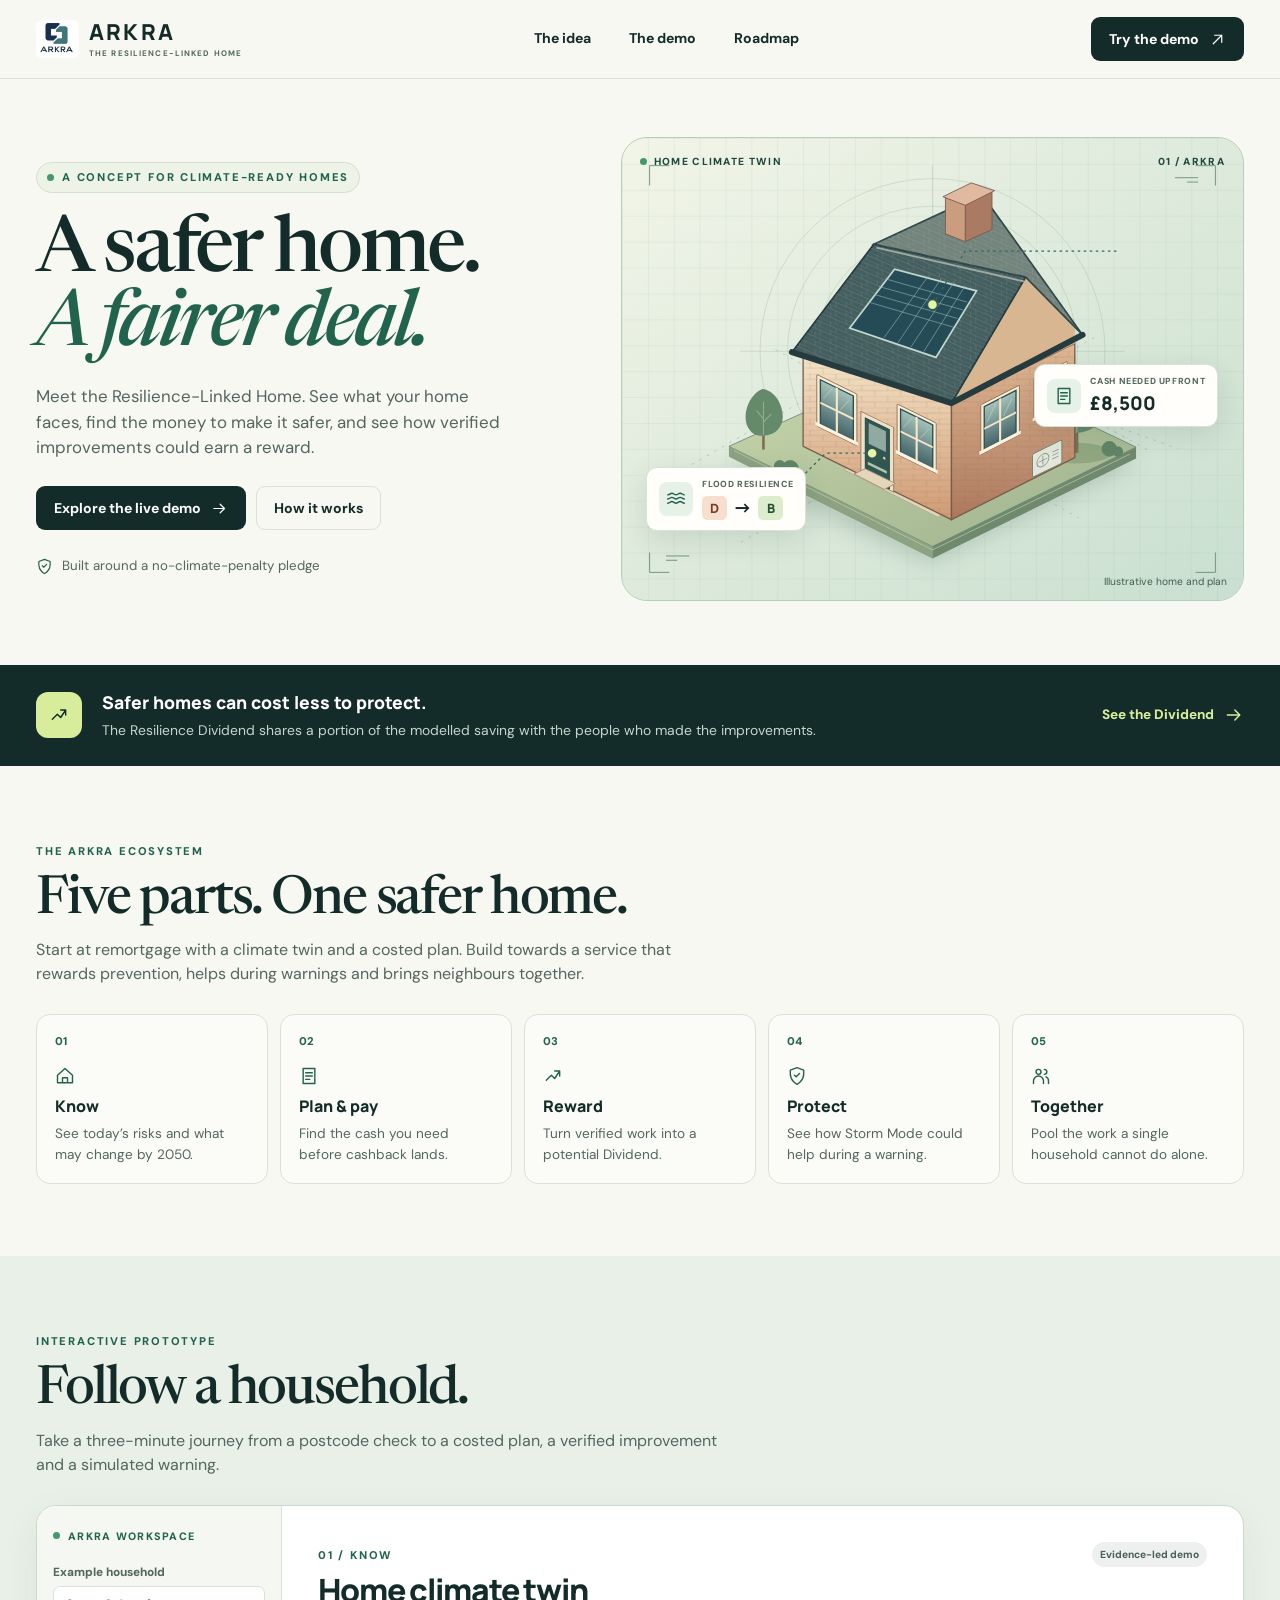
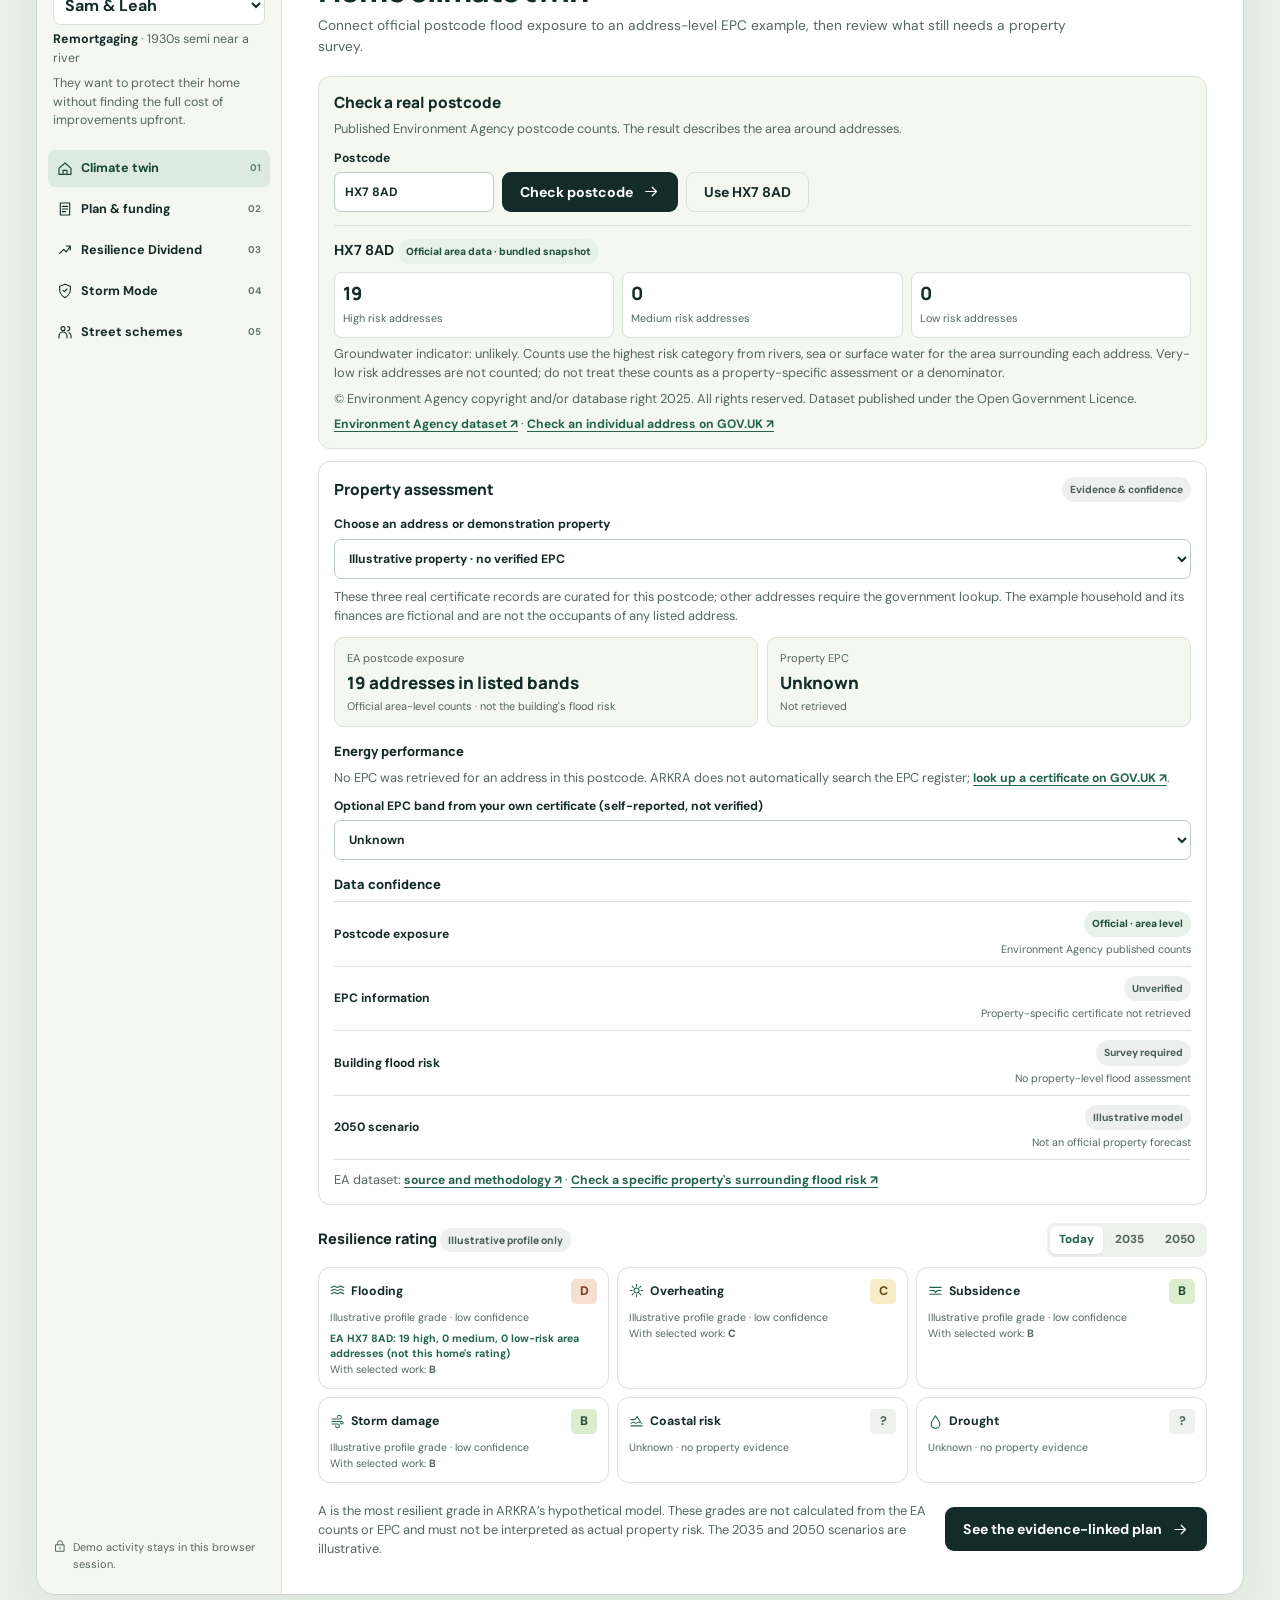
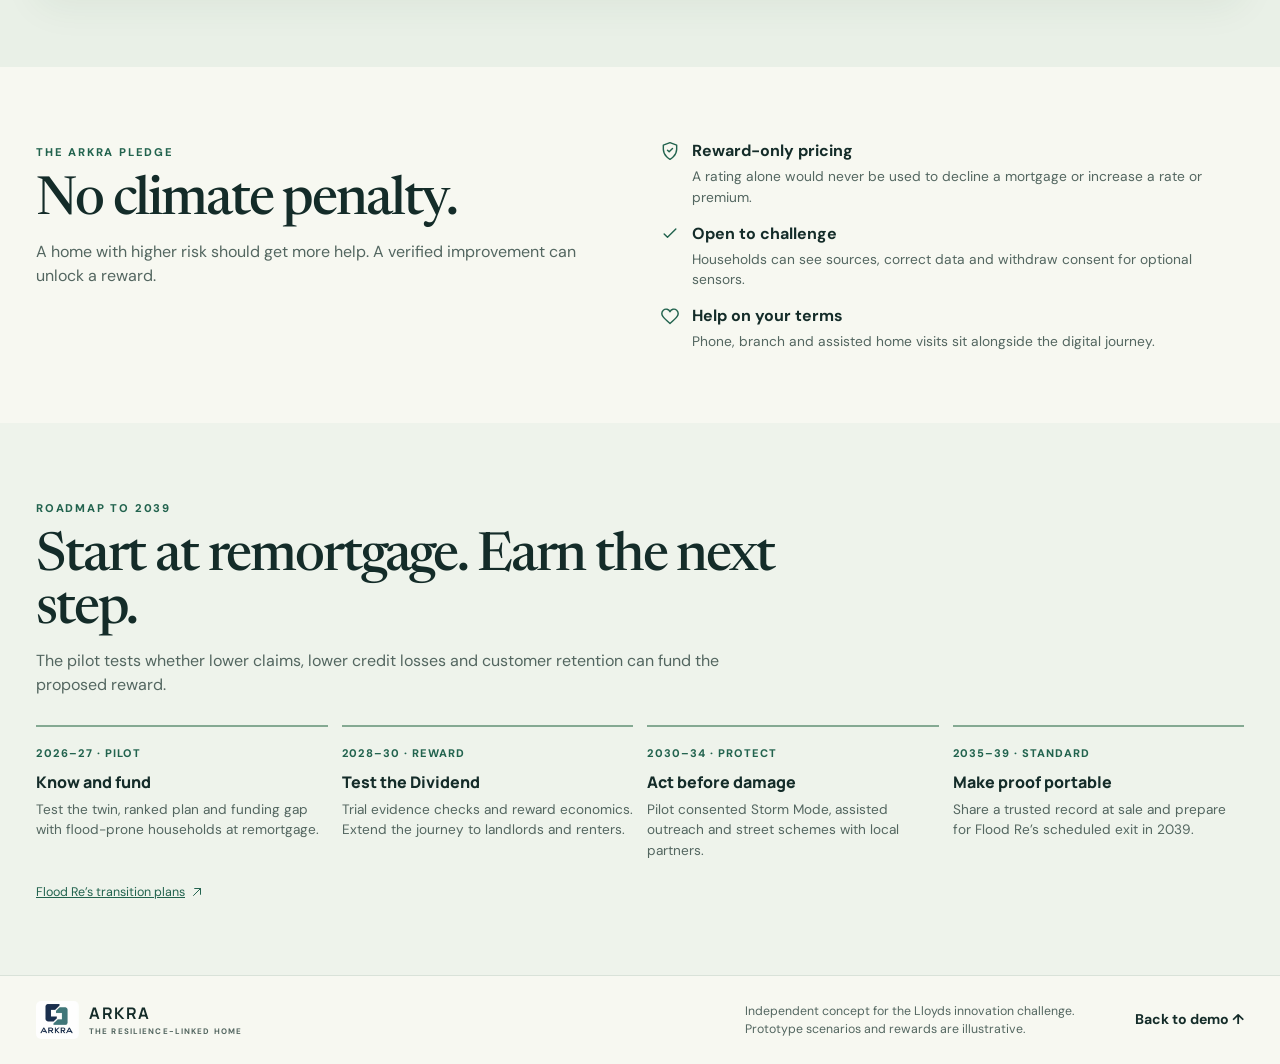
<file: index.html>
<!doctype html>
<html lang="en-GB">
<head>
  <meta charset="utf-8">
  <meta name="viewport" content="width=device-width, initial-scale=1">
  <meta name="description" content="ARKRA is a concept for a resilience-linked home. Know the risk, fund the work and earn a reward for verified improvements.">
  <meta name="theme-color" content="#f7f8f1">
  <title>ARKRA · The Resilience-Linked Home</title>
  <link rel="icon" href="assets/arkra-logo.png">
  <link rel="preconnect" href="https://fonts.googleapis.com">
  <link rel="preconnect" href="https://fonts.gstatic.com" crossorigin>
  <link href="https://fonts.googleapis.com/css2?family=DM+Sans:wght@400;500;600;700&family=Manrope:wght@500;600;700;800&family=Newsreader:opsz,wght@6..72,500;6..72,600&display=swap" rel="stylesheet">
  <link rel="stylesheet" href="assets/resilience.css">
  <script type="module" src="assets/resilience.js"></script>
</head>
<body>
  <svg class="sprite" xmlns="http://www.w3.org/2000/svg" aria-hidden="true">
    <symbol id="i-arrow" viewBox="0 0 24 24"><path d="M4 12h15m-6-6 6 6-6 6"/></symbol>
    <symbol id="i-up" viewBox="0 0 24 24"><path d="M6 18 18 6M8 6h10v10"/></symbol>
    <symbol id="i-home" viewBox="0 0 24 24"><path d="m3 11 9-8 9 8v9H3Zm6 9v-6h6v6"/></symbol>
    <symbol id="i-wave" viewBox="0 0 24 24"><path d="M2 7c3 0 3-2 5-2s3 2 5 2 3-2 5-2 3 2 5 2M2 12c3 0 3-2 5-2s3 2 5 2 3-2 5-2 3 2 5 2M2 17c3 0 3-2 5-2s3 2 5 2 3-2 5-2 3 2 5 2"/></symbol>
    <symbol id="i-sun" viewBox="0 0 24 24"><circle cx="12" cy="12" r="4"/><path d="M12 2v3m0 14v3M2 12h3m14 0h3M5 5l2 2m10 10 2 2M19 5l-2 2M7 17l-2 2"/></symbol>
    <symbol id="i-ground" viewBox="0 0 24 24"><path d="M3 7h18M3 12h7l2 3 3-3h6M3 18h18"/></symbol>
    <symbol id="i-wind" viewBox="0 0 24 24"><path d="M3 8h12a3 3 0 1 0-3-3M3 12h16a2 2 0 1 1-2 2M3 16h9a3 3 0 1 1-3 3"/></symbol>
    <symbol id="i-coast" viewBox="0 0 24 24"><path d="M3 19h18M3 15l4-2 4 2 5-2 5 2M3 9h6l4-5 5 8"/></symbol>
    <symbol id="i-drop" viewBox="0 0 24 24"><path d="M12 3c4 6 7 9 7 13a7 7 0 1 1-14 0c0-4 3-7 7-13Z"/></symbol>
    <symbol id="i-bolt" viewBox="0 0 24 24"><path d="m13 2-9 12h7l-1 8 10-12h-7z"/></symbol>
    <symbol id="i-grid" viewBox="0 0 24 24"><path d="M4 4h16v16H4zM4 12h16M12 4v16"/></symbol>
    <symbol id="i-heart" viewBox="0 0 24 24"><path d="M20 5a5 5 0 0 0-8 2 5 5 0 0 0-8-2c-5 5 1 10 8 16 7-6 13-11 8-16Z"/></symbol>
    <symbol id="i-shield" viewBox="0 0 24 24"><path d="M12 22S4 18 4 10V5l8-3 8 3v5c0 8-8 12-8 12Zm-3-11 2 2 4-4"/></symbol>
    <symbol id="i-plan" viewBox="0 0 24 24"><path d="M5 3h14v18H5zM8 8h8m-8 4h8m-8 4h5"/></symbol>
    <symbol id="i-reward" viewBox="0 0 24 24"><path d="M4 17l6-6 4 4 6-9m-6 0h6v6"/></symbol>
    <symbol id="i-people" viewBox="0 0 24 24"><circle cx="9" cy="7" r="3"/><path d="M3 21v-3a6 6 0 0 1 12 0v3m1-17a3 3 0 1 1 0 6m2 3a5 5 0 0 1 3 5v3"/></symbol>
    <symbol id="i-check" viewBox="0 0 24 24"><path d="m5 12 4 4L19 6"/></symbol>
    <symbol id="i-lock" viewBox="0 0 24 24"><path d="M5 10h14v11H5zm3 0V7a4 4 0 0 1 8 0v3m-4 4v3"/></symbol>
    <symbol id="i-pin" viewBox="0 0 24 24"><path d="M20 10c0 5-8 12-8 12S4 15 4 10a8 8 0 0 1 16 0Z"/><circle cx="12" cy="10" r="2.5"/></symbol>
  </svg>
  <a class="skip" href="#main">Skip to content</a>
  <header class="header">
    <div class="wrap nav">
      <a href="#top" class="brand" aria-label="ARKRA home"><img src="assets/arkra-logo.png" alt="" width="615" height="544"><span>ARKRA<small>THE RESILIENCE-LINKED HOME</small></span></a>
      <nav aria-label="Main navigation"><a href="#idea">The idea</a><a href="#demo">The demo</a><a href="#roadmap">Roadmap</a></nav>
      <a class="button primary nav-cta" href="#demo">Try the demo <svg><use href="#i-up"/></svg></a>
    </div>
  </header>
  <main id="main">
    <section class="hero wrap" id="top" aria-labelledby="hero-title">
      <div class="hero-copy">
        <span class="eyebrow"><span class="live-dot"></span> A CONCEPT FOR CLIMATE-READY HOMES</span>
        <h1 id="hero-title">A safer home.<br><em>A fairer deal.</em></h1>
        <p>Meet the Resilience-Linked Home. See what your home faces, find the money to make it safer, and see how verified improvements could earn a reward.</p>
        <div class="actions"><a class="button primary" href="#demo">Explore the live demo <svg><use href="#i-arrow"/></svg></a><a class="button plain" href="#idea">How it works</a></div>
        <div class="hero-note"><svg><use href="#i-shield"/></svg> Built around a no-climate-penalty pledge</div>
      </div>
      <figure class="hero-visual">
        <img src="assets/climate-home.svg" alt="Architectural illustration of a home with flood protection, solar panels and a heat pump" width="720" height="535" fetchpriority="high">
        <div class="figure-label"><span class="live-dot"></span> HOME CLIMATE TWIN <span>01 / ARKRA</span></div>
        <div class="floating flood-float"><span class="icon-box"><svg><use href="#i-wave"/></svg></span><div><small>FLOOD RESILIENCE</small><strong><b class="grade grade-d">D</b> <span>→</span> <b class="grade grade-b">B</b></strong></div></div>
        <div class="floating funding-float"><span class="icon-box"><svg><use href="#i-plan"/></svg></span><div><small>CASH NEEDED UPFRONT</small><strong>£8,500</strong></div></div>
        <figcaption>Illustrative home and plan</figcaption>
      </figure>
    </section>
    <section class="principle" aria-label="The Resilience Dividend">
      <div class="wrap principle-inner"><span class="principle-icon"><svg><use href="#i-reward"/></svg></span><div><strong>Safer homes can cost less to protect.</strong><p>The Resilience Dividend shares a portion of the modelled saving with the people who made the improvements.</p></div><a href="#reward">See the Dividend <svg><use href="#i-arrow"/></svg></a></div>
    </section>
    <section class="wrap idea" id="idea">
      <div class="section-heading"><span class="eyebrow">THE ARKRA ECOSYSTEM</span><h2>Five parts. One safer home.</h2><p>Start at remortgage with a climate twin and a costed plan. Build towards a service that rewards prevention, helps during warnings and brings neighbours together.</p></div>
      <div class="pillar-grid">
        <a href="#twin" class="pillar"><span>01</span><svg><use href="#i-home"/></svg><h3>Know</h3><p>See today’s risks and what may change by 2050.</p></a>
        <a href="#plan" class="pillar"><span>02</span><svg><use href="#i-plan"/></svg><h3>Plan &amp; pay</h3><p>Find the cash you need before cashback lands.</p></a>
        <a href="#reward" class="pillar"><span>03</span><svg><use href="#i-reward"/></svg><h3>Reward</h3><p>Turn verified work into a potential Dividend.</p></a>
        <a href="#protect" class="pillar"><span>04</span><svg><use href="#i-shield"/></svg><h3>Protect</h3><p>See how Storm Mode could help during a warning.</p></a>
        <a href="#street" class="pillar"><span>05</span><svg><use href="#i-people"/></svg><h3>Together</h3><p>Pool the work a single household cannot do alone.</p></a>
      </div>
    </section>
    <section class="demo-section" id="demo">
      <div class="wrap">
        <div class="section-heading"><span class="eyebrow">INTERACTIVE PROTOTYPE</span><h2>Follow a household.</h2><p>Take a three-minute journey from a postcode check to a costed plan, a verified improvement and a simulated warning.</p></div>
        <div class="workspace">
          <aside class="workspace-nav" aria-label="Demo navigation">
            <div class="workspace-brand"><span class="live-dot"></span> ARKRA WORKSPACE</div>
            <label class="household-label" for="household">Example household</label>
            <select id="household"><option value="sam">Sam &amp; Leah</option><option value="priya">Priya</option><option value="margaret">Margaret</option></select>
            <div id="household-context"></div>
            <nav aria-label="Journey steps">
              <a href="#twin" data-step="twin"><svg><use href="#i-home"/></svg> Climate twin <small>01</small></a>
              <a href="#plan" data-step="plan"><svg><use href="#i-plan"/></svg> Plan &amp; funding <small>02</small></a>
              <a href="#reward" data-step="reward"><svg><use href="#i-reward"/></svg> Resilience Dividend <small>03</small></a>
              <a href="#protect" data-step="protect"><svg><use href="#i-shield"/></svg> Storm Mode <small>04</small></a>
              <a href="#street" data-step="street"><svg><use href="#i-people"/></svg> Street schemes <small>05</small></a>
            </nav>
            <div class="workspace-note"><svg><use href="#i-lock"/></svg><span>Demo activity stays in this browser session.</span></div>
          </aside>
          <div class="workspace-body" id="panel"><noscript><p>Enable JavaScript to try the interactive demo.</p></noscript></div>
        </div>
      </div>
    </section>
    <section class="wrap promise" id="pledge">
      <div class="promise-lead"><span class="eyebrow">THE ARKRA PLEDGE</span><h2>No climate penalty.</h2><p>A home with higher risk should get more help. A verified improvement can unlock a reward.</p></div>
      <ul>
        <li><svg><use href="#i-shield"/></svg><div><strong>Reward-only pricing</strong><p>A rating alone would never be used to decline a mortgage or increase a rate or premium.</p></div></li>
        <li><svg><use href="#i-check"/></svg><div><strong>Open to challenge</strong><p>Households can see sources, correct data and withdraw consent for optional sensors.</p></div></li>
        <li><svg><use href="#i-heart"/></svg><div><strong>Help on your terms</strong><p>Phone, branch and assisted home visits sit alongside the digital journey.</p></div></li>
      </ul>
    </section>
    <section class="roadmap" id="roadmap">
      <div class="wrap">
        <div class="section-heading"><span class="eyebrow">ROADMAP TO 2039</span><h2>Start at remortgage. Earn the next step.</h2><p>The pilot tests whether lower claims, lower credit losses and customer retention can fund the proposed reward.</p></div>
        <div class="timeline">
          <article><span>2026–27 · PILOT</span><h3>Know and fund</h3><p>Test the twin, ranked plan and funding gap with flood-prone households at remortgage.</p></article>
          <article><span>2028–30 · REWARD</span><h3>Test the Dividend</h3><p>Trial evidence checks and reward economics. Extend the journey to landlords and renters.</p></article>
          <article><span>2030–34 · PROTECT</span><h3>Act before damage</h3><p>Pilot consented Storm Mode, assisted outreach and street schemes with local partners.</p></article>
          <article><span>2035–39 · STANDARD</span><h3>Make proof portable</h3><p>Share a trusted record at sale and prepare for Flood Re’s scheduled exit in 2039.</p></article>
        </div>
        <p class="roadmap-source"><a href="https://www.floodre.co.uk/our-future/">Flood Re’s transition plans <svg><use href="#i-up"/></svg></a></p>
      </div>
    </section>
  </main>
  <footer class="footer">
    <div class="wrap footer-inner"><a href="#top" class="brand"><img src="assets/arkra-logo.png" alt="" width="615" height="544"><span>ARKRA<small>THE RESILIENCE-LINKED HOME</small></span></a><p>Independent concept for the Lloyds innovation challenge. Prototype scenarios and rewards are illustrative.</p><a href="#demo">Back to demo ↑</a></div>
  </footer>
</body>
</html>
</file>
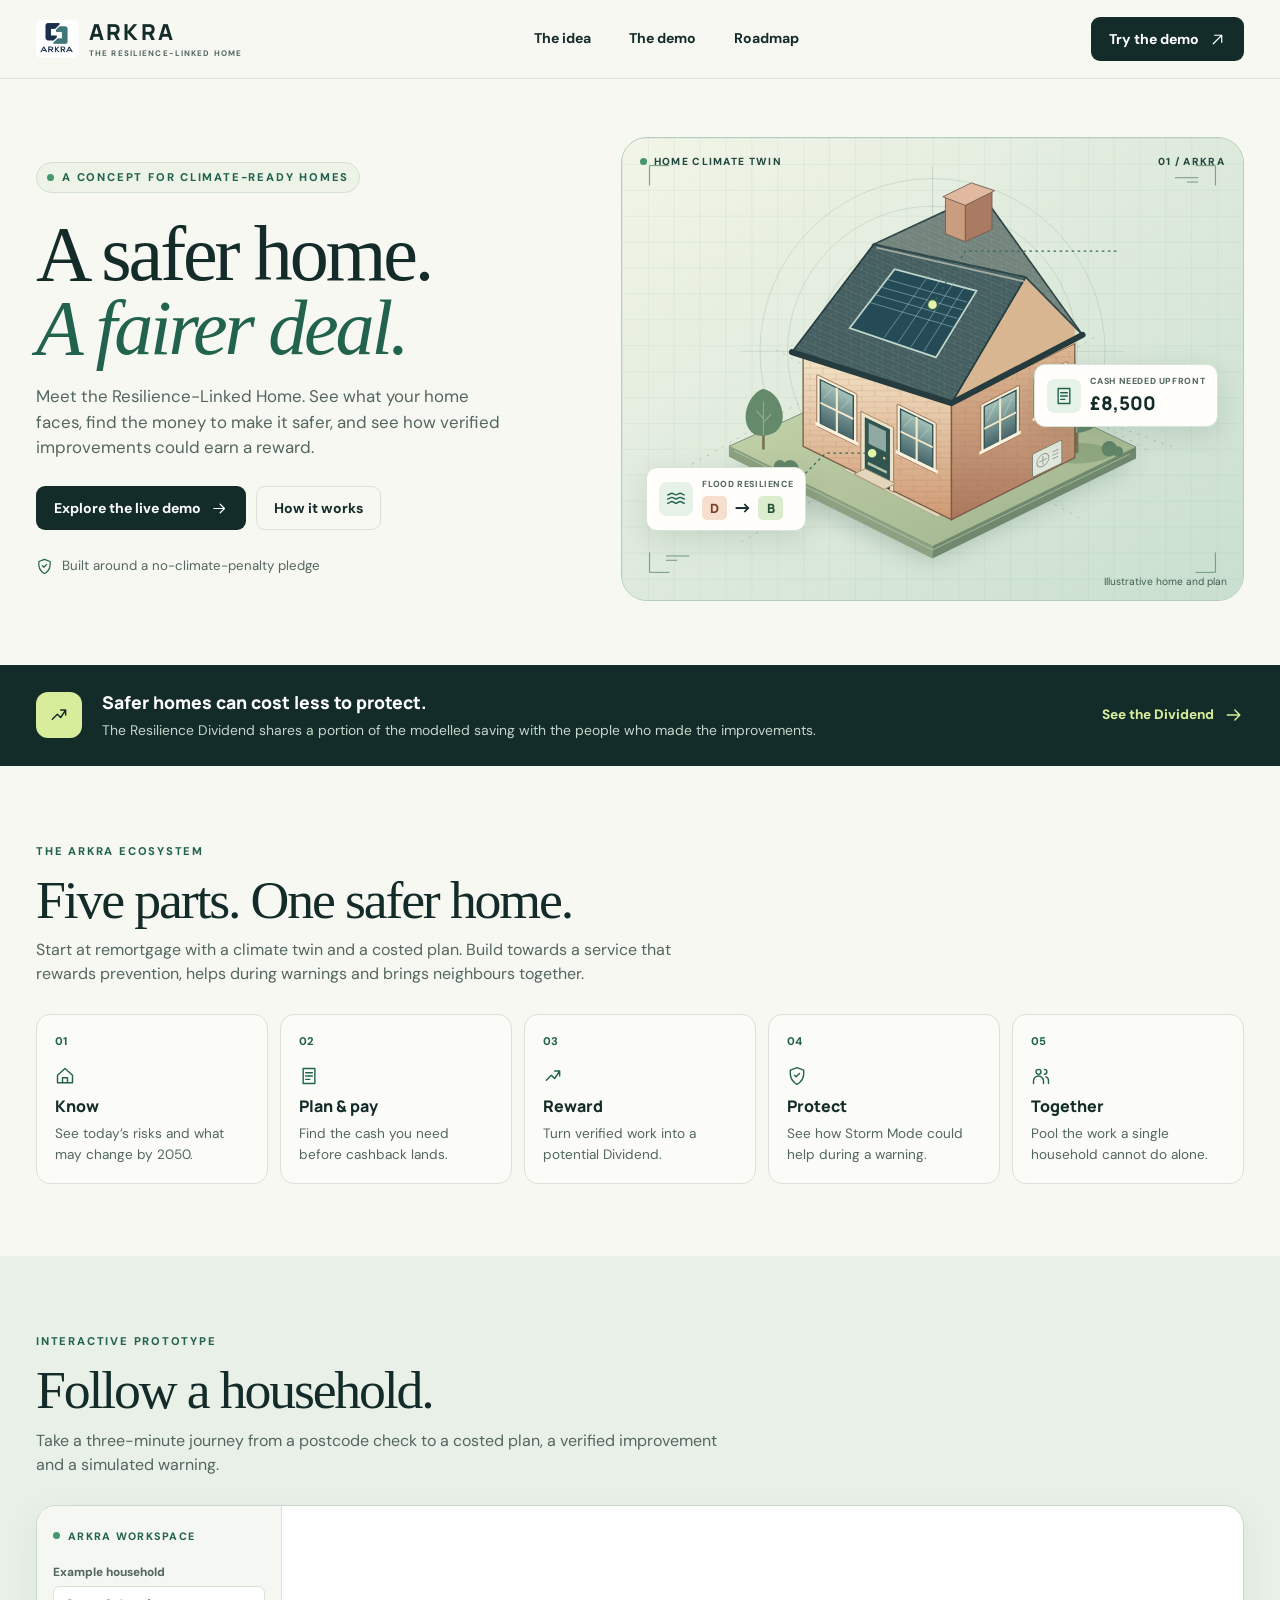
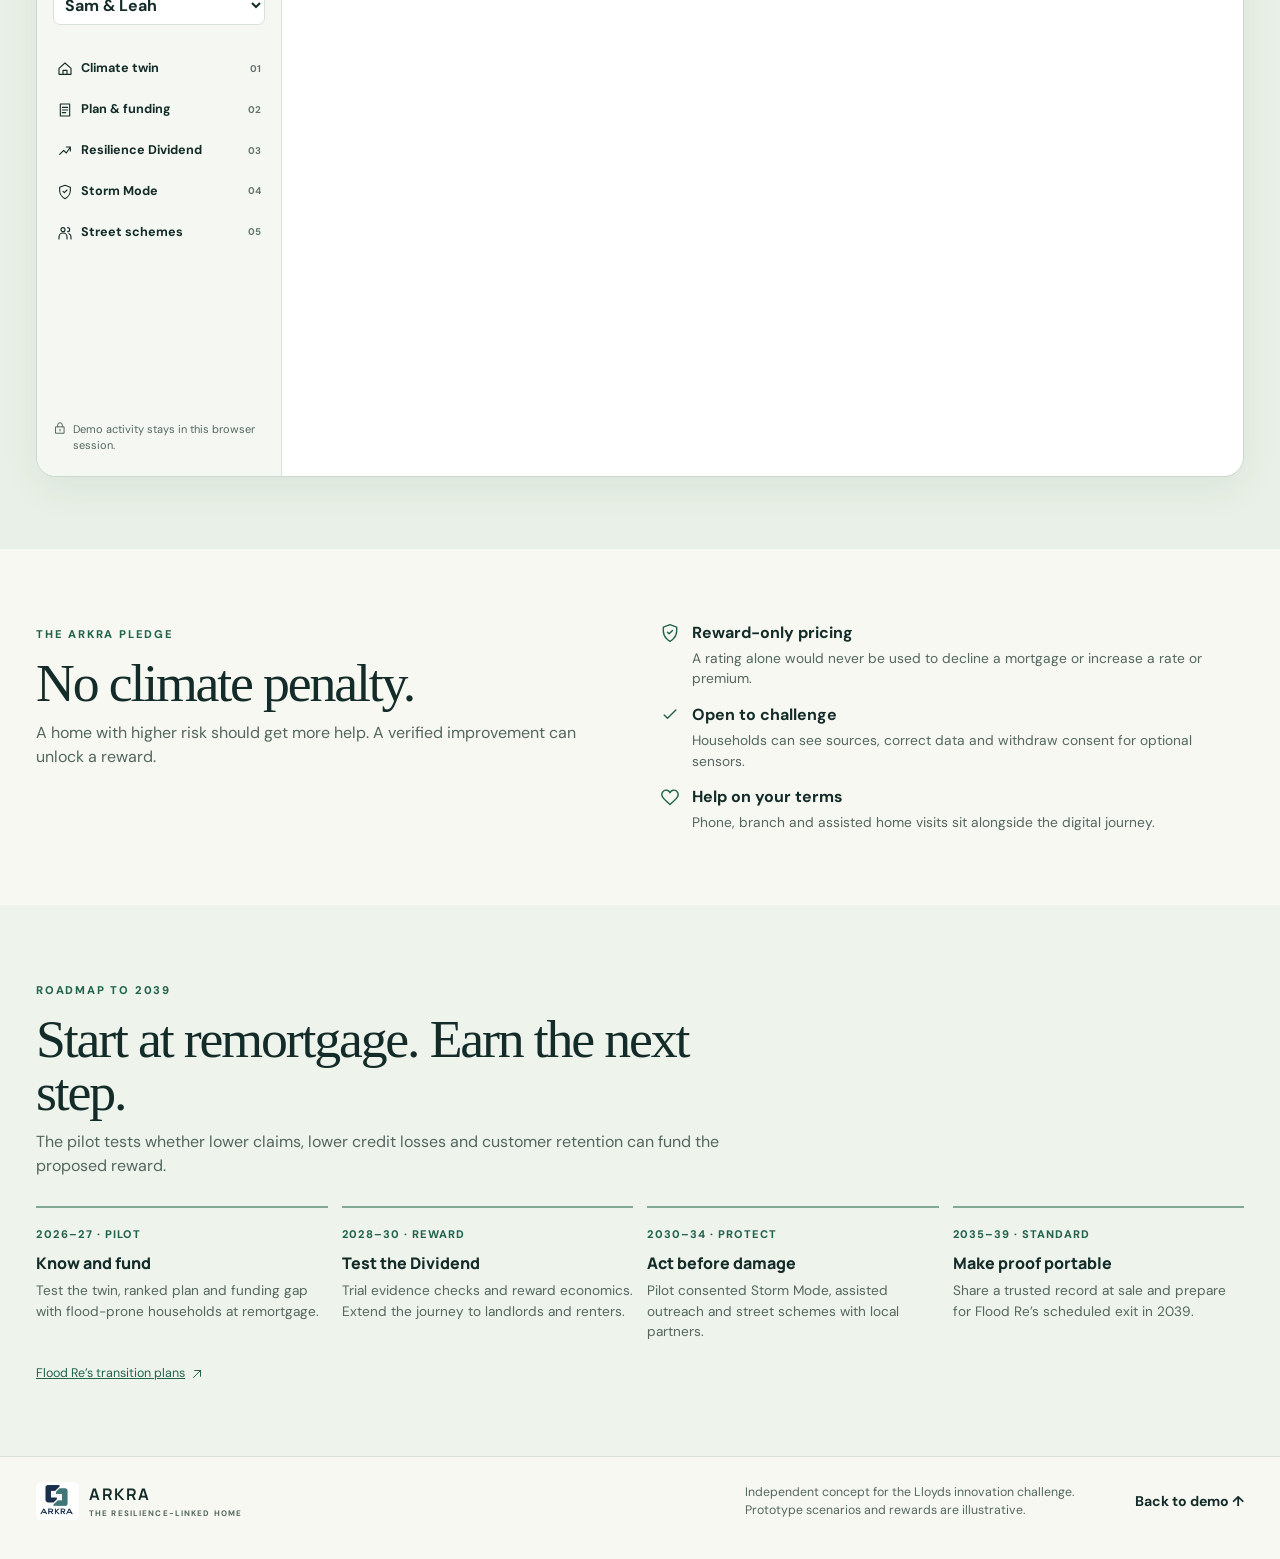
<file: about/index.html>
<!doctype html>
<html lang="en-GB">
<head>
  <meta charset="utf-8">
  <meta name="viewport" content="width=device-width, initial-scale=1">
  <meta http-equiv="refresh" content="0; url=../#idea">
  <title>ARKRA · The Resilience-Linked Home</title>
</head>
<body><p><a href="../#idea">Continue to the ARKRA experience</a></p></body>
</html>
</file>
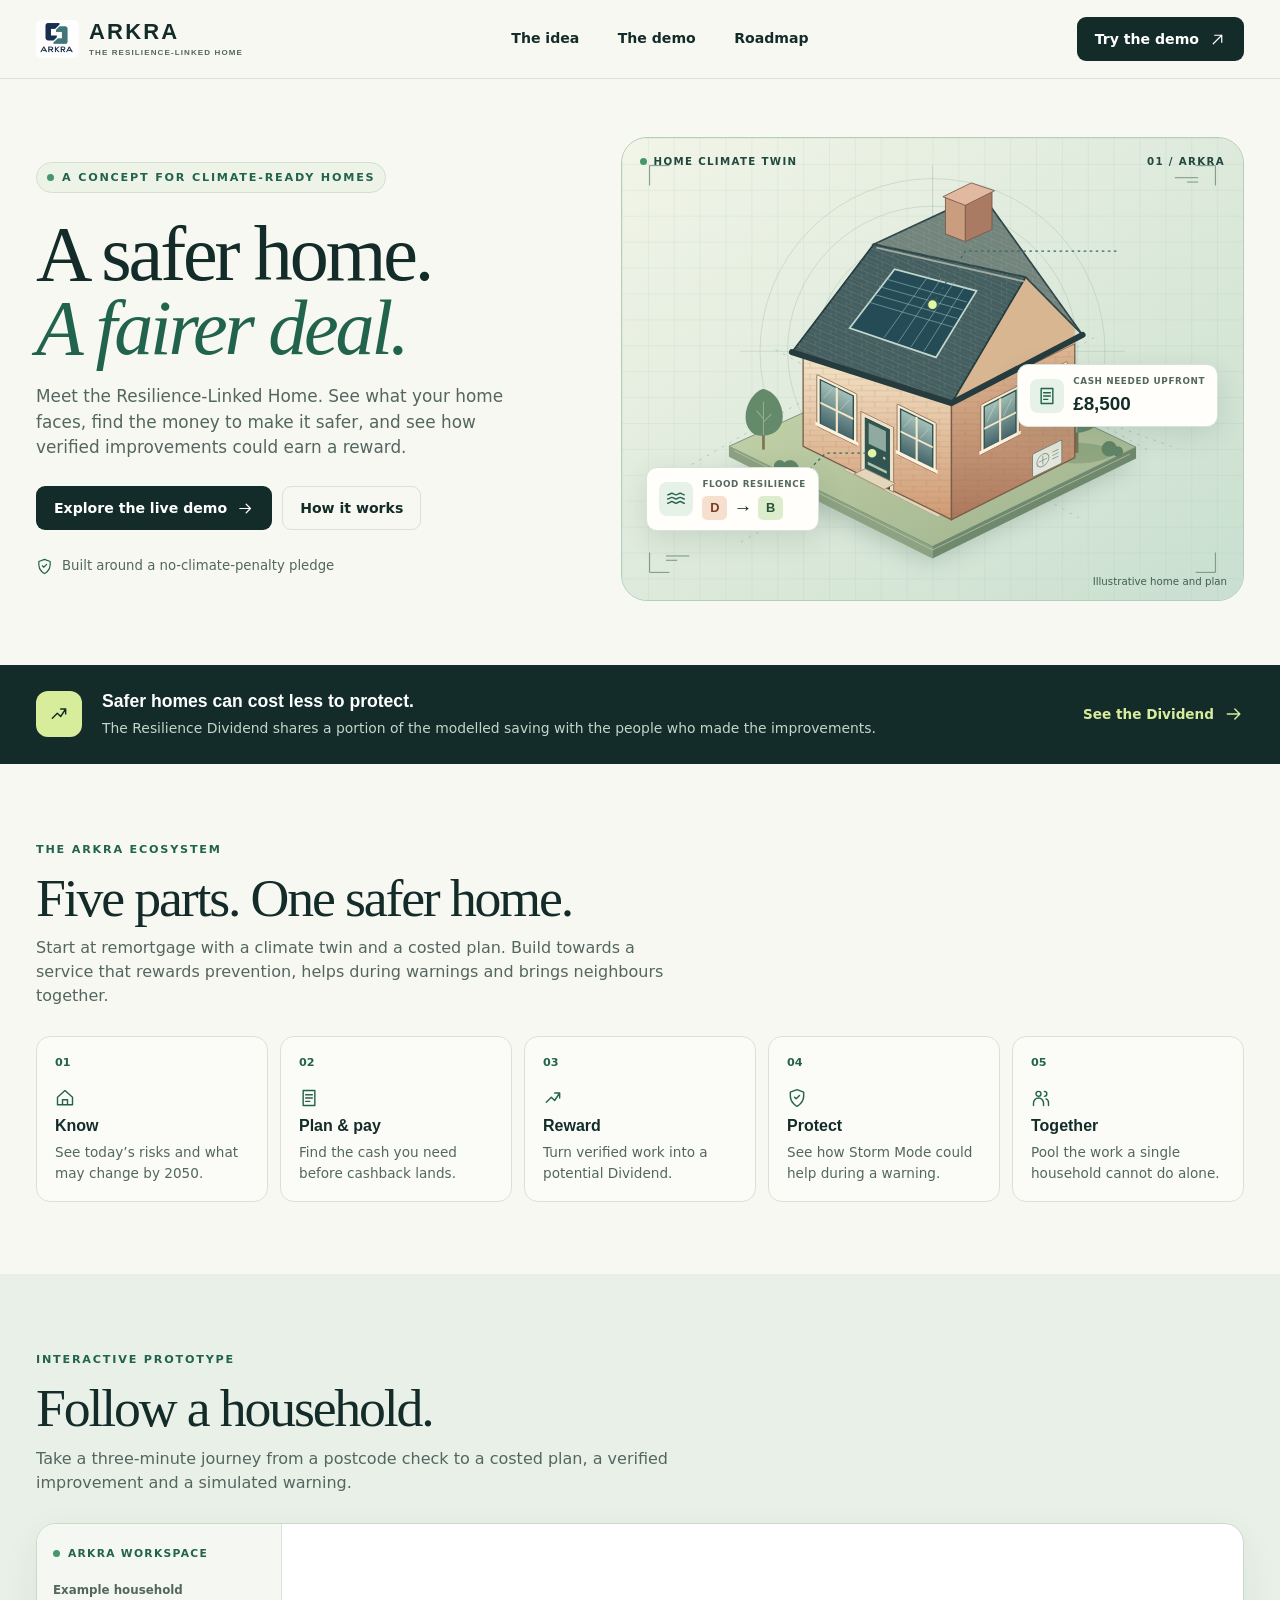
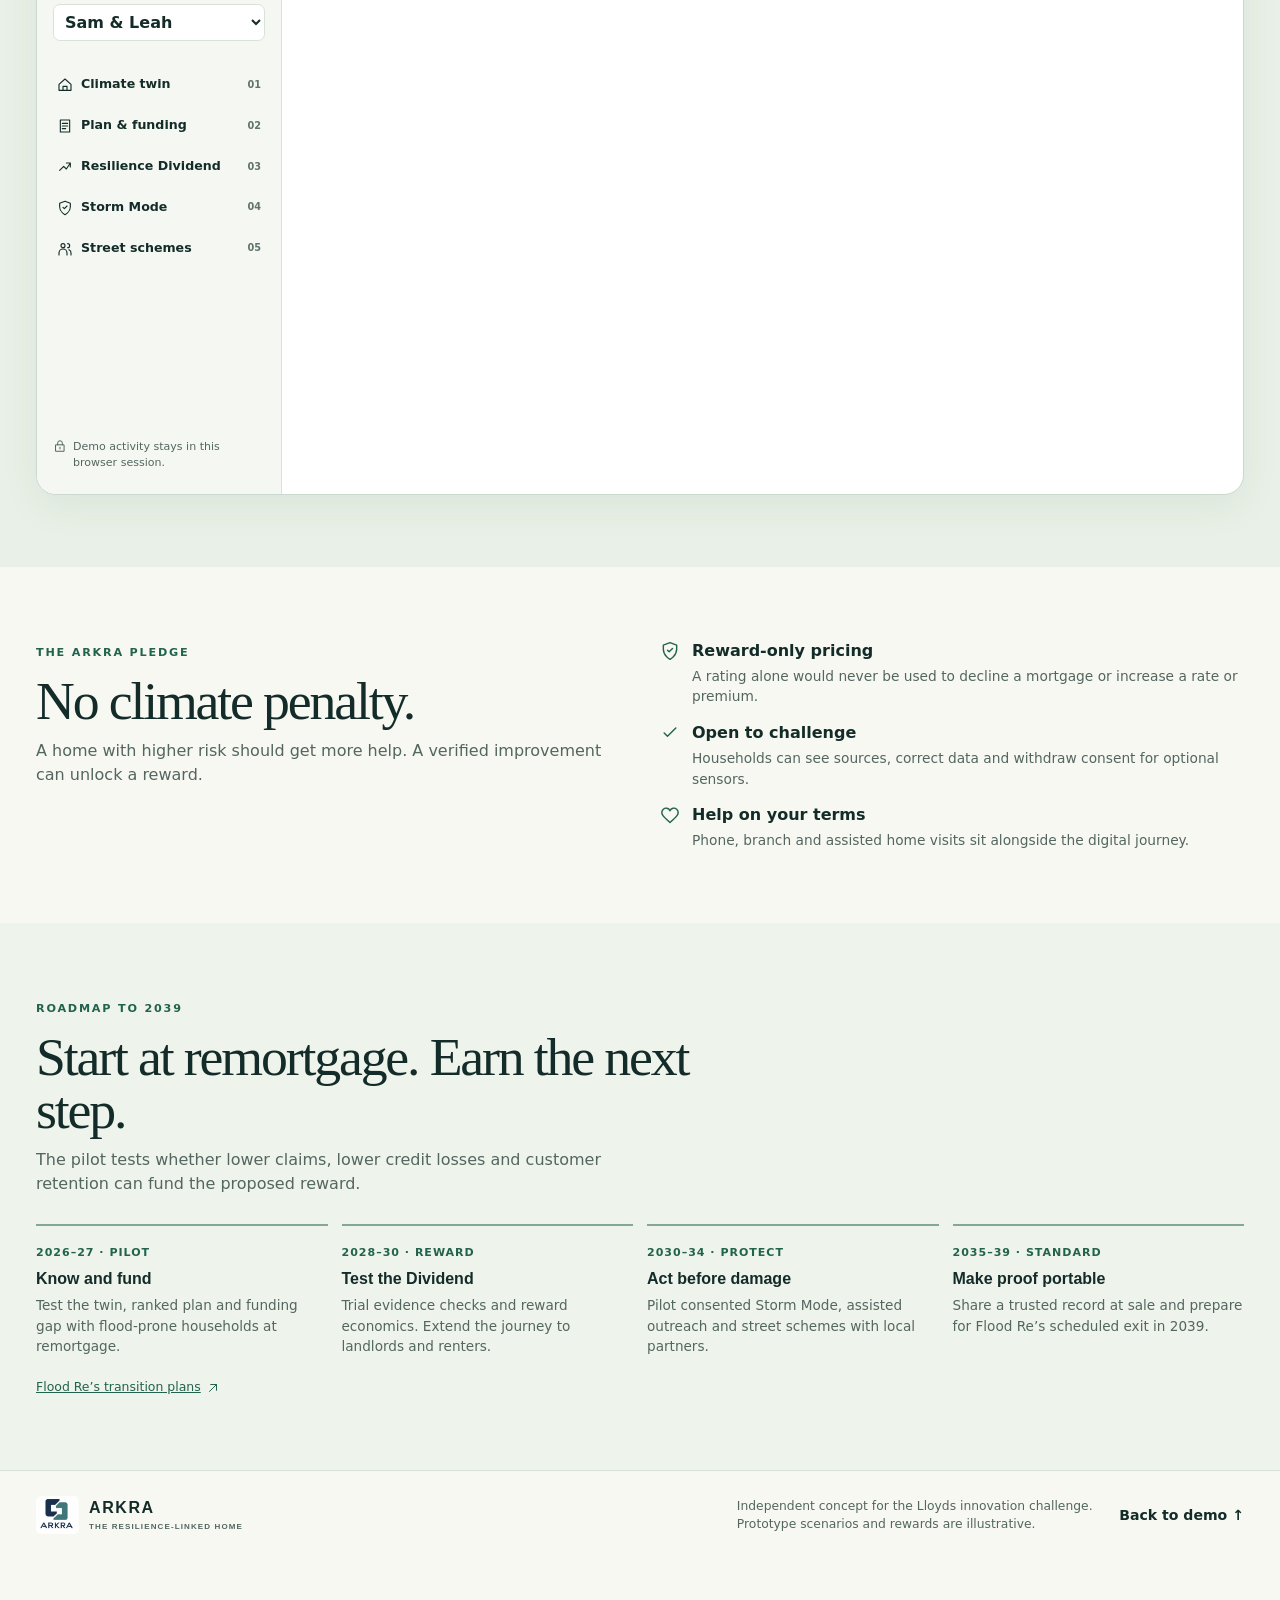
<file: check/index.html>
<!doctype html>
<html lang="en-GB">
<head>
  <meta charset="utf-8">
  <meta name="viewport" content="width=device-width, initial-scale=1">
  <meta http-equiv="refresh" content="0; url=../#twin">
  <title>ARKRA · The Resilience-Linked Home</title>
</head>
<body><p><a href="../#twin">Continue to the ARKRA experience</a></p></body>
</html>
</file>
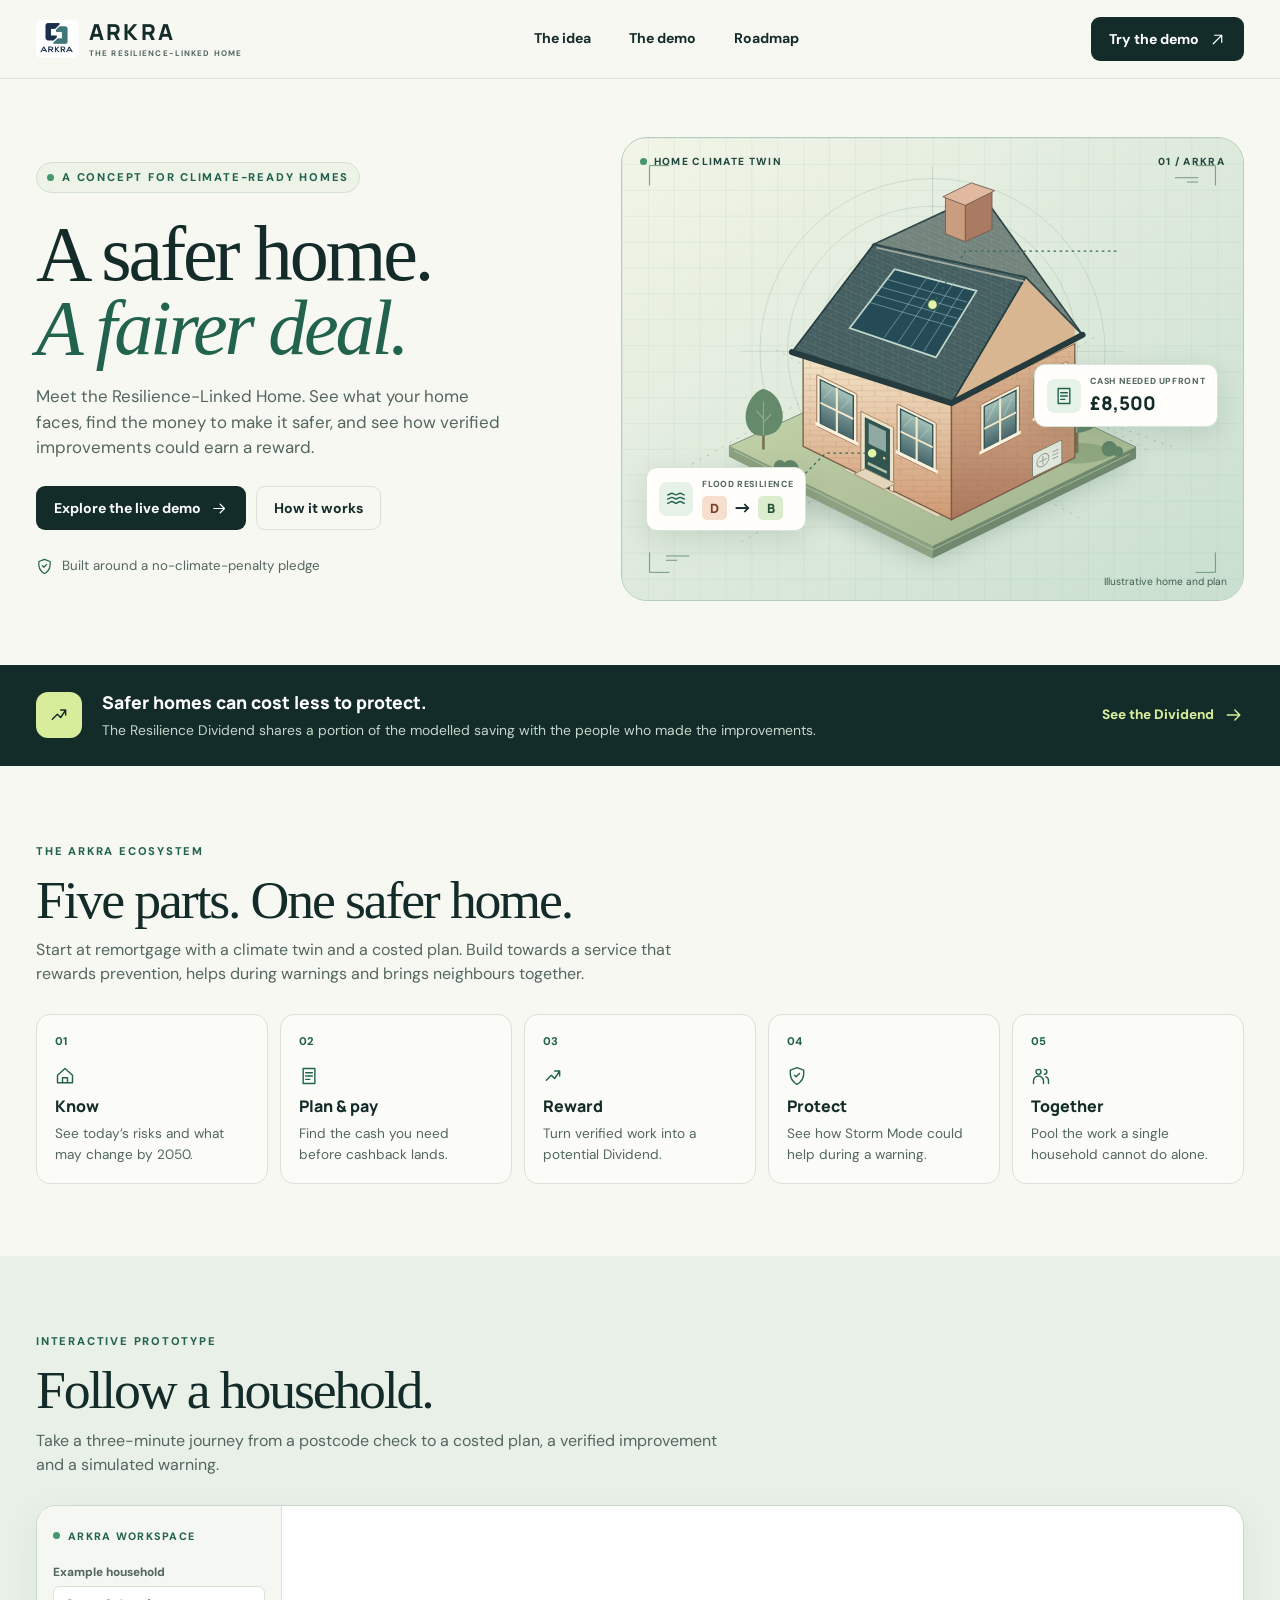
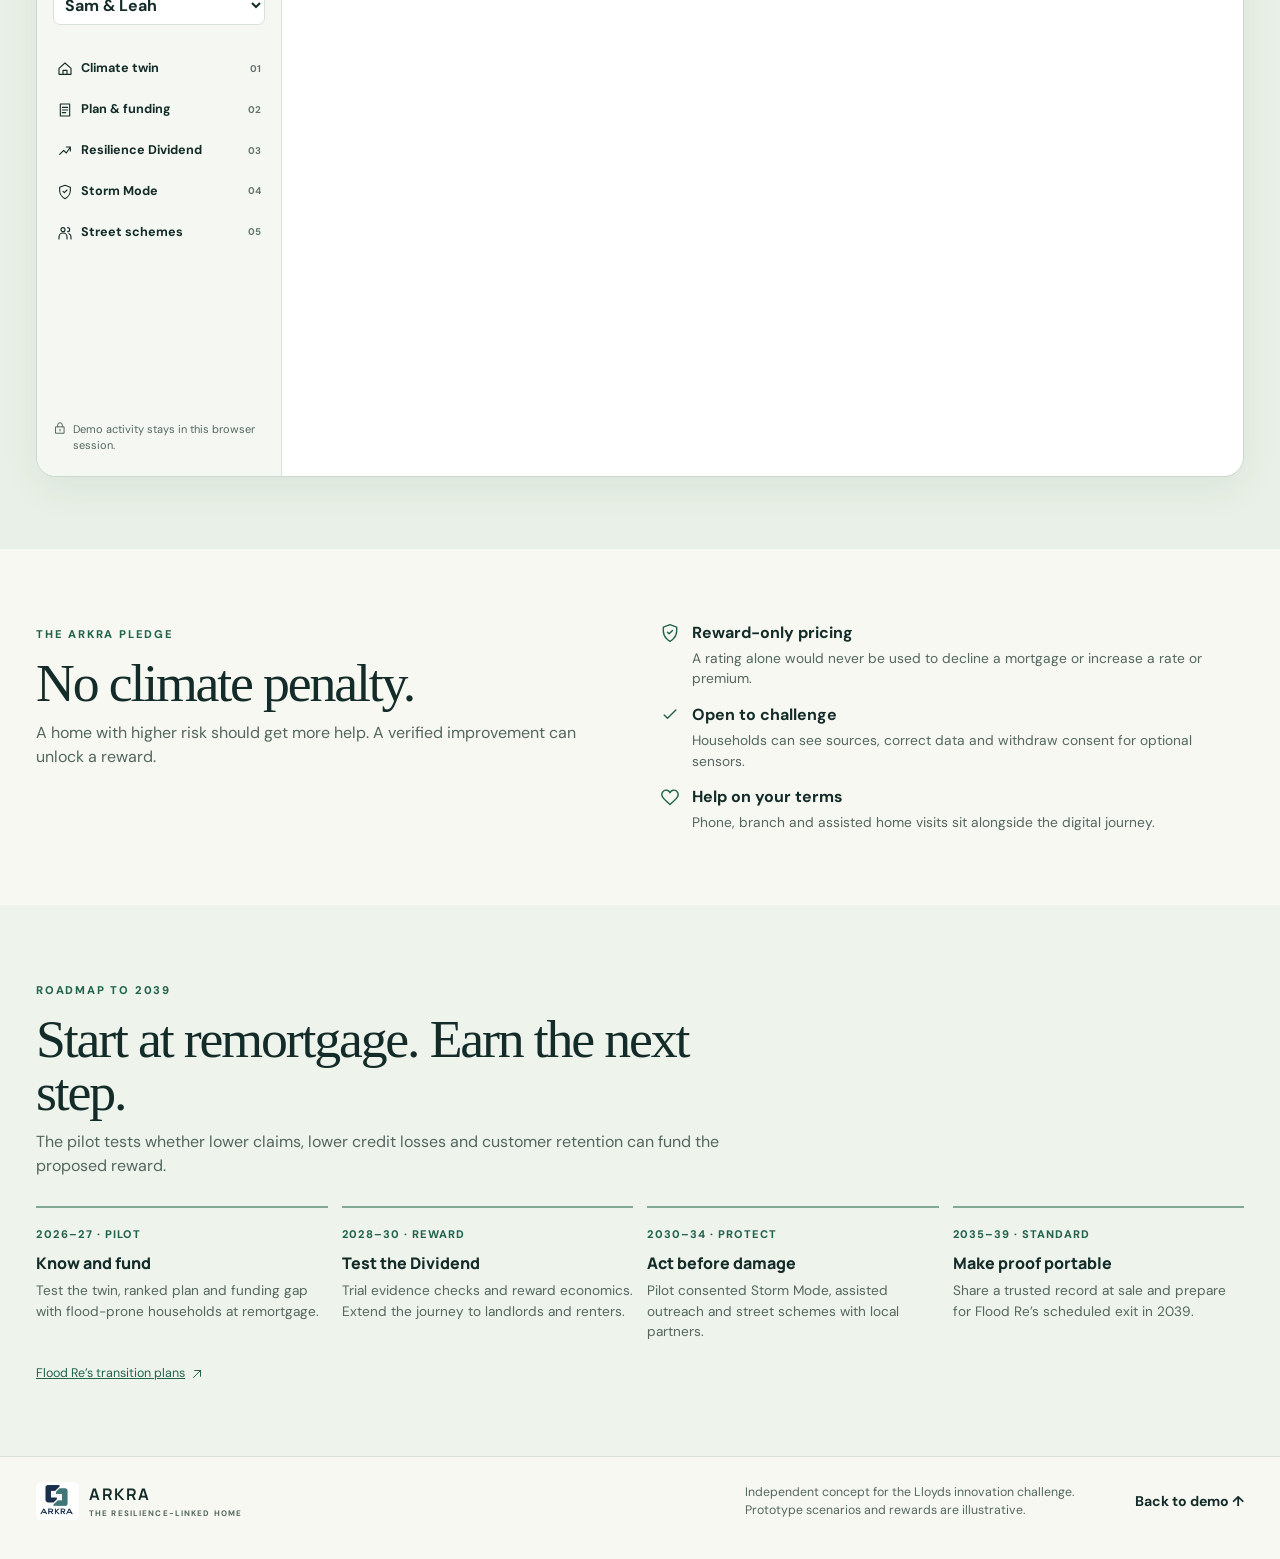
<file: community/index.html>
<!doctype html>
<html lang="en-GB">
<head>
  <meta charset="utf-8">
  <meta name="viewport" content="width=device-width, initial-scale=1">
  <meta http-equiv="refresh" content="0; url=../#street">
  <title>ARKRA · The Resilience-Linked Home</title>
</head>
<body><p><a href="../#street">Continue to the ARKRA experience</a></p></body>
</html>
</file>
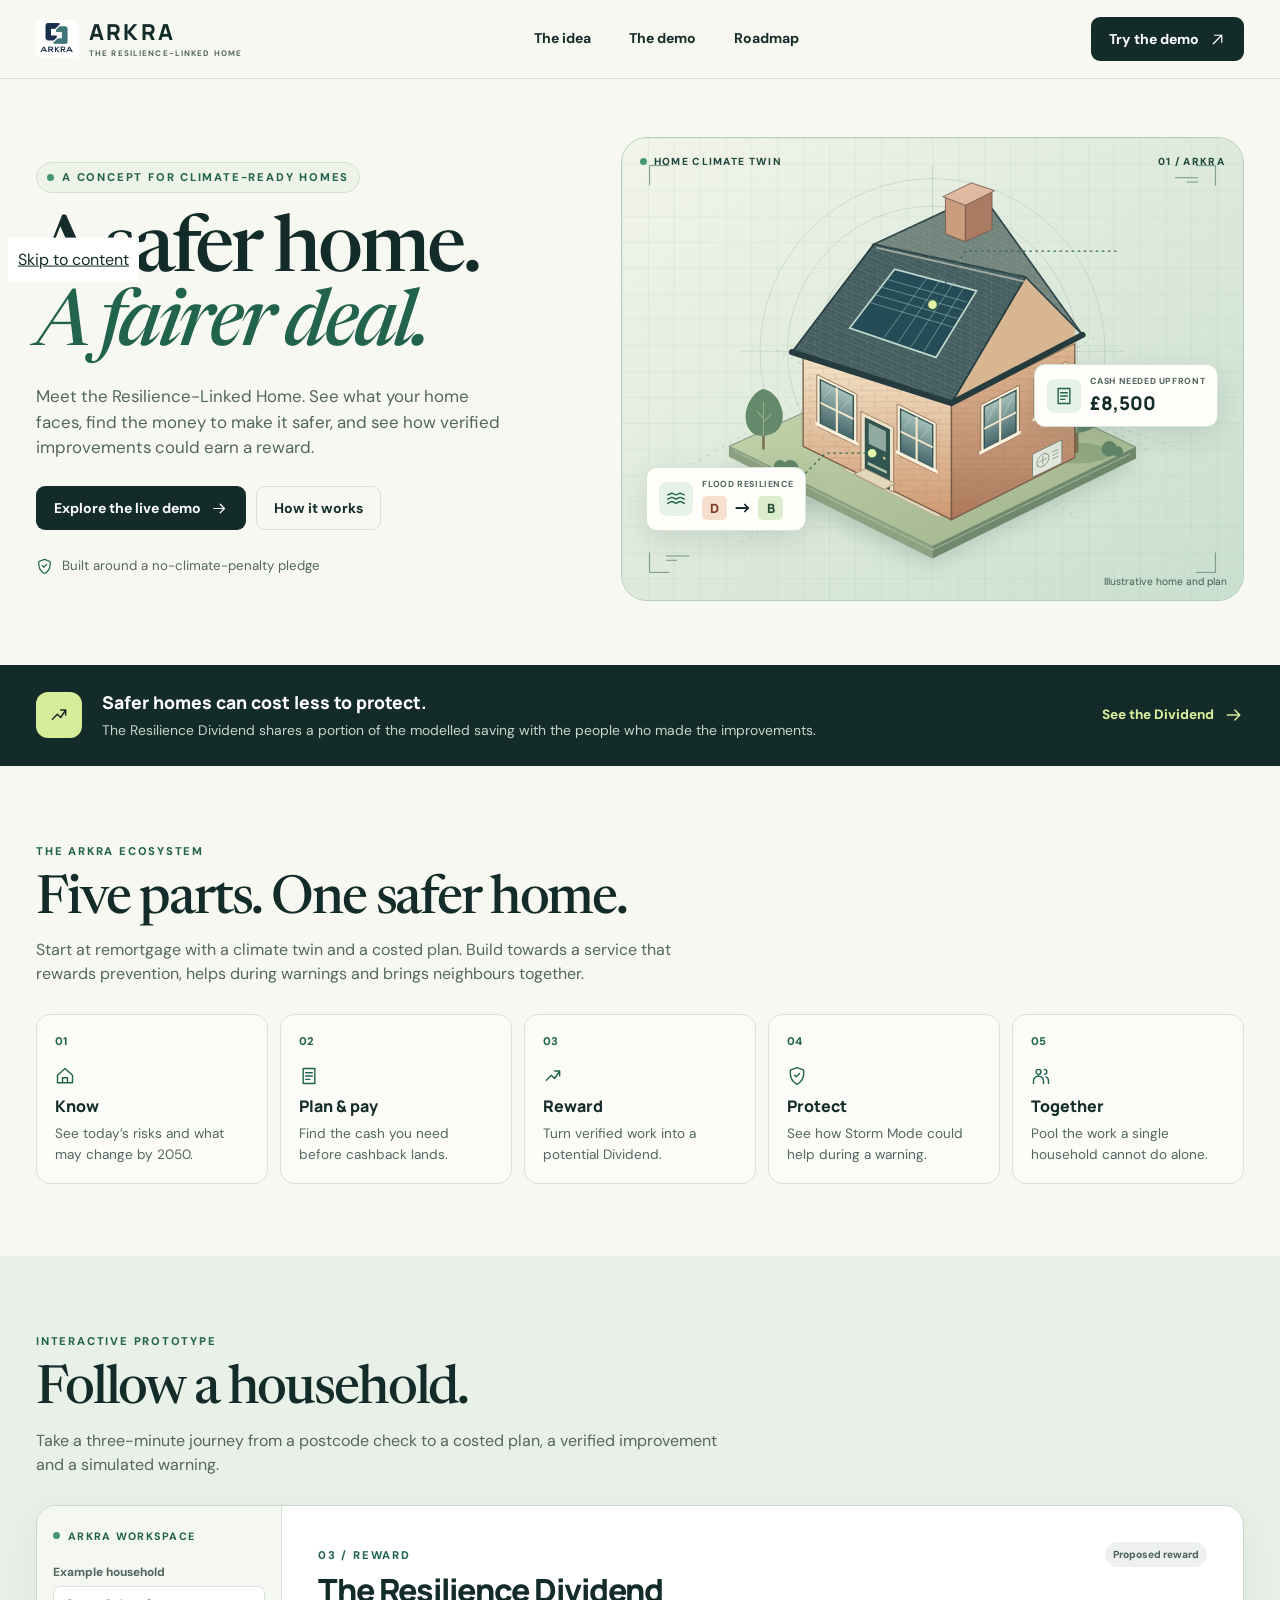
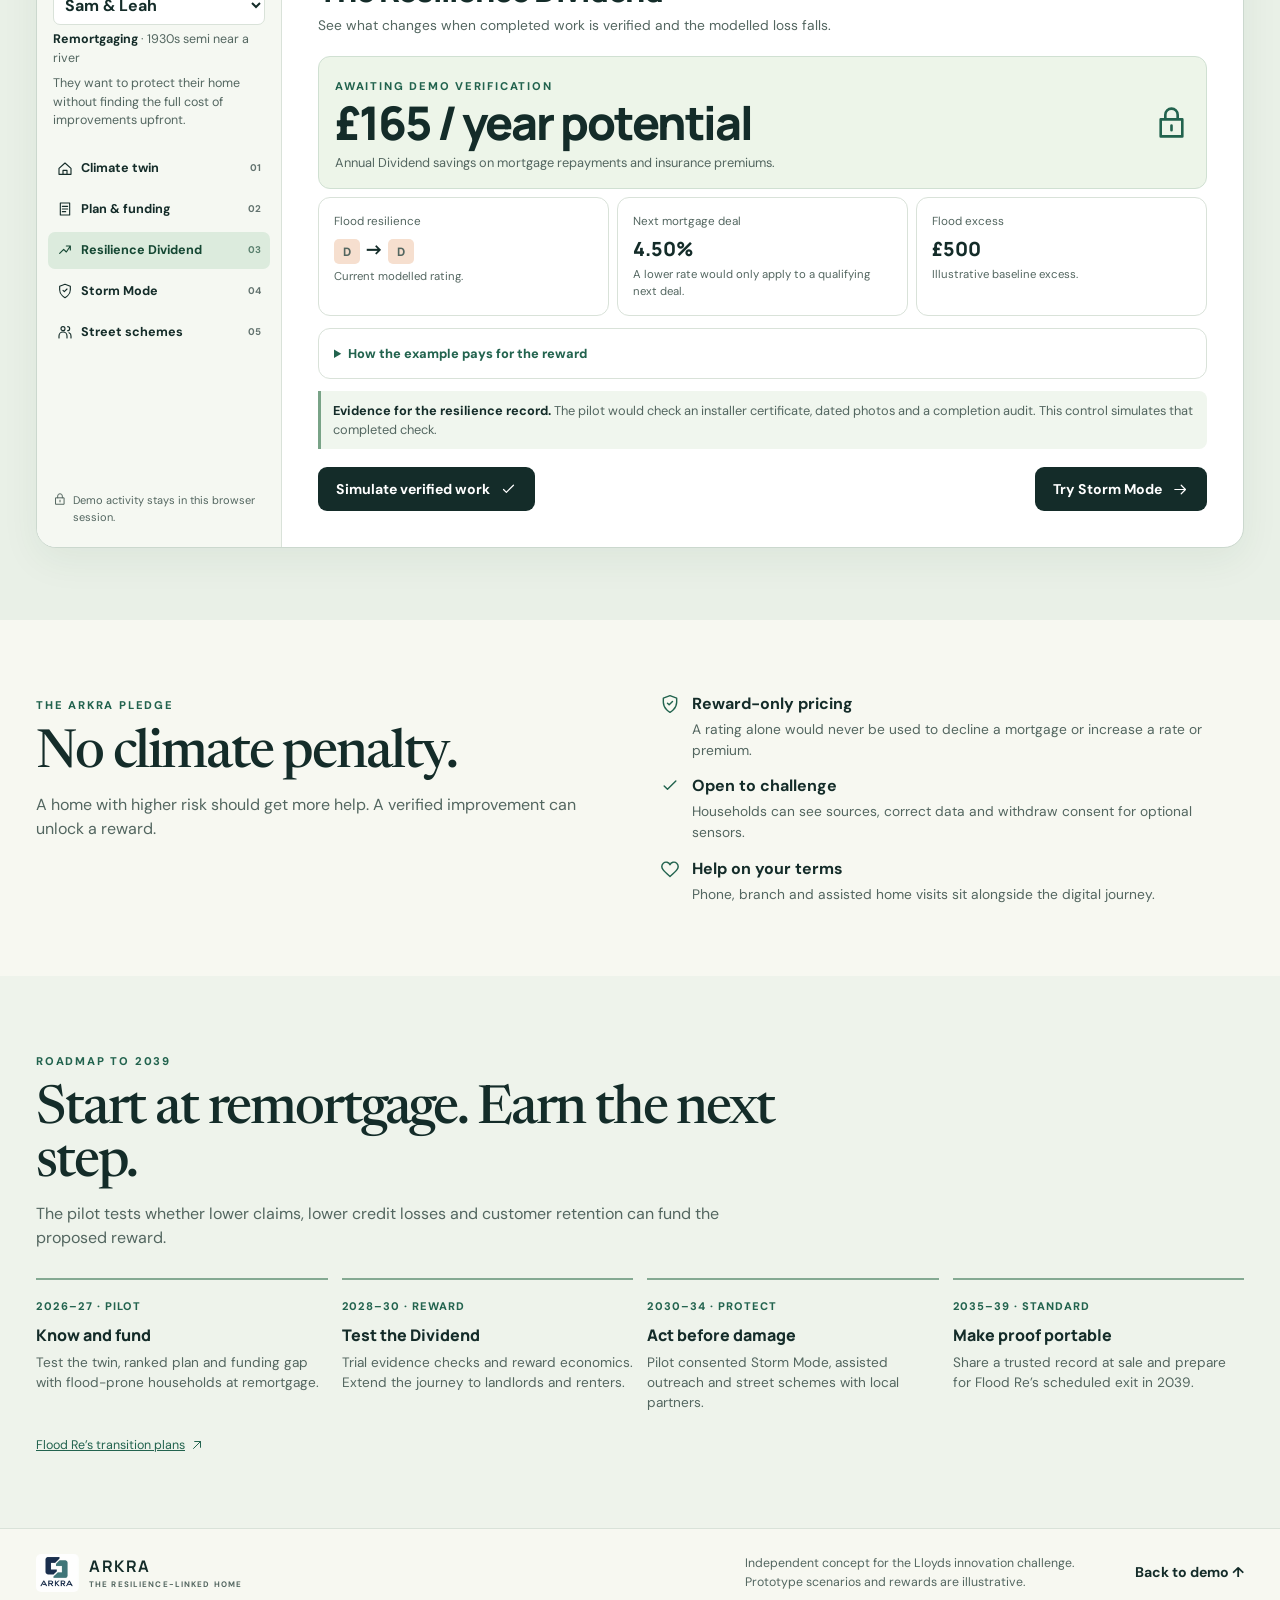
<file: lender/index.html>
<!doctype html>
<html lang="en-GB">
<head>
  <meta charset="utf-8">
  <meta name="viewport" content="width=device-width, initial-scale=1">
  <meta http-equiv="refresh" content="0; url=../#reward">
  <title>ARKRA · The Resilience-Linked Home</title>
</head>
<body><p><a href="../#reward">Continue to the ARKRA experience</a></p></body>
</html>
</file>
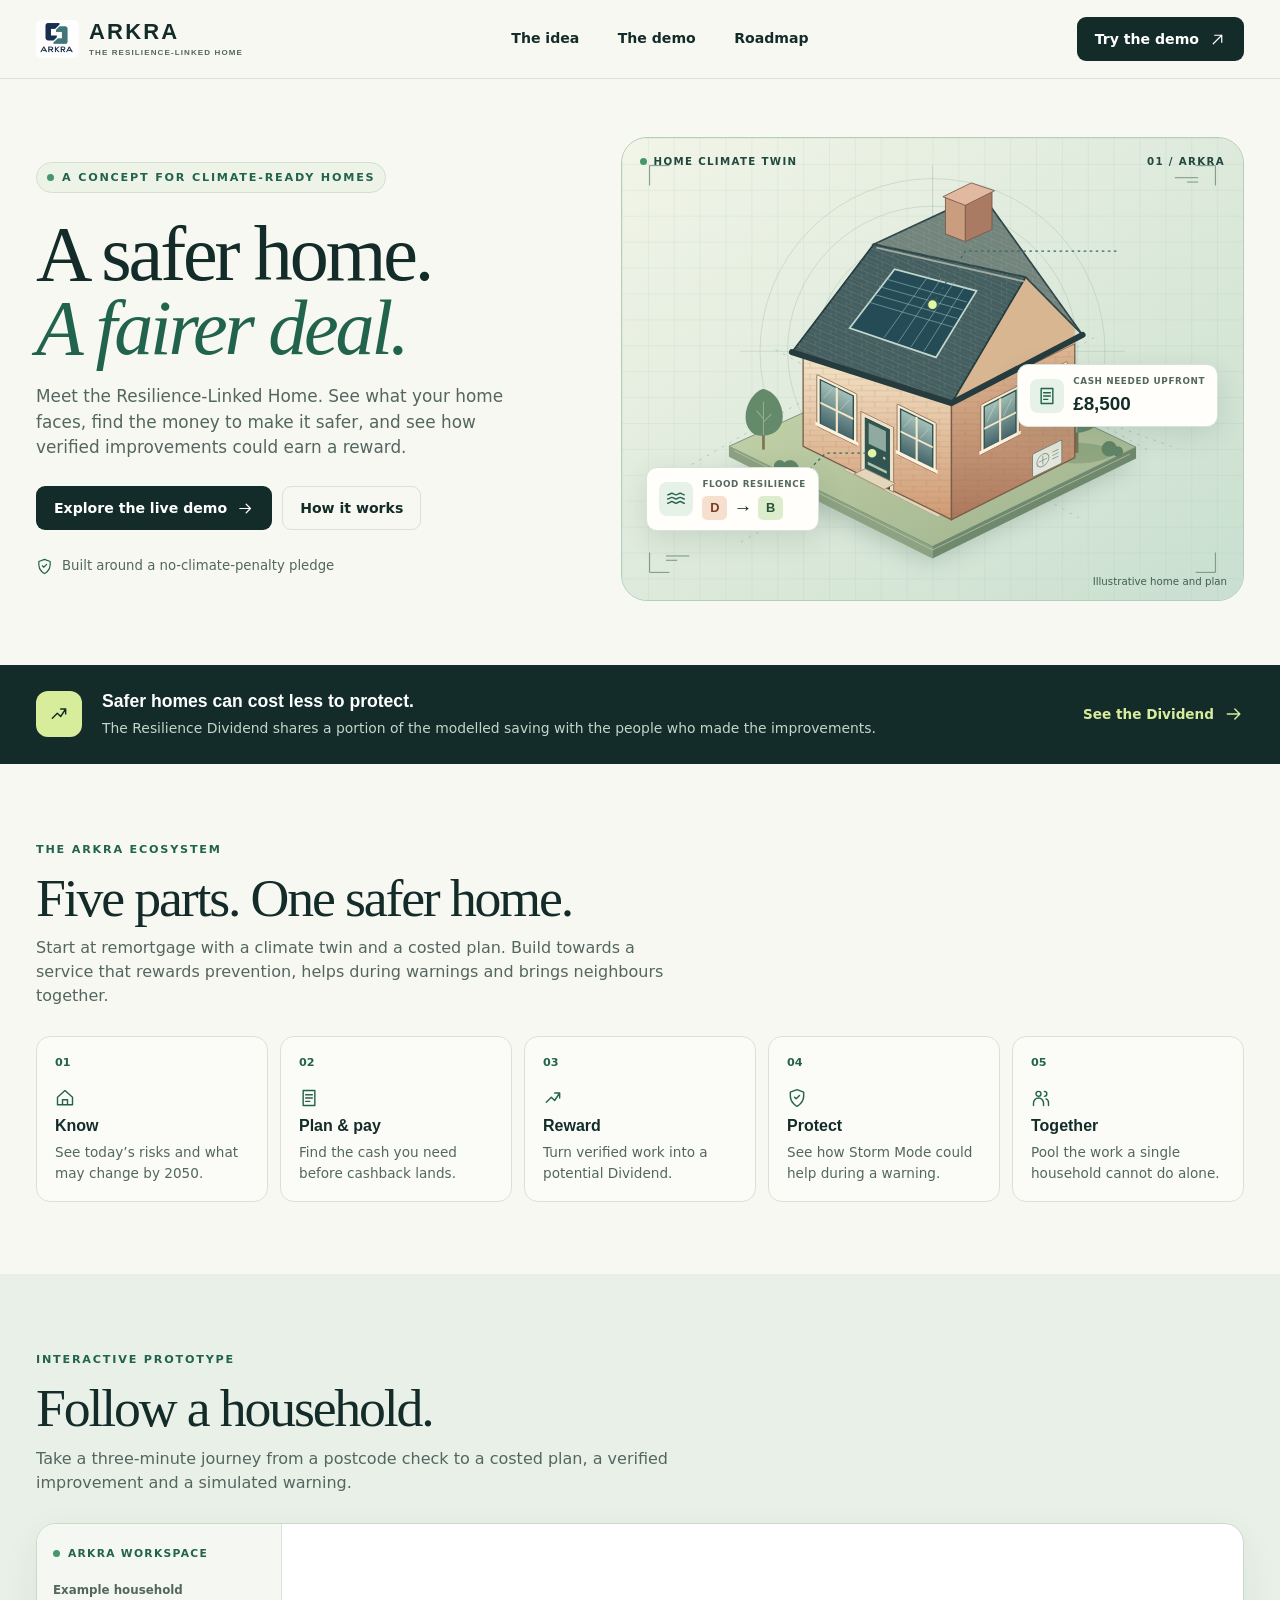
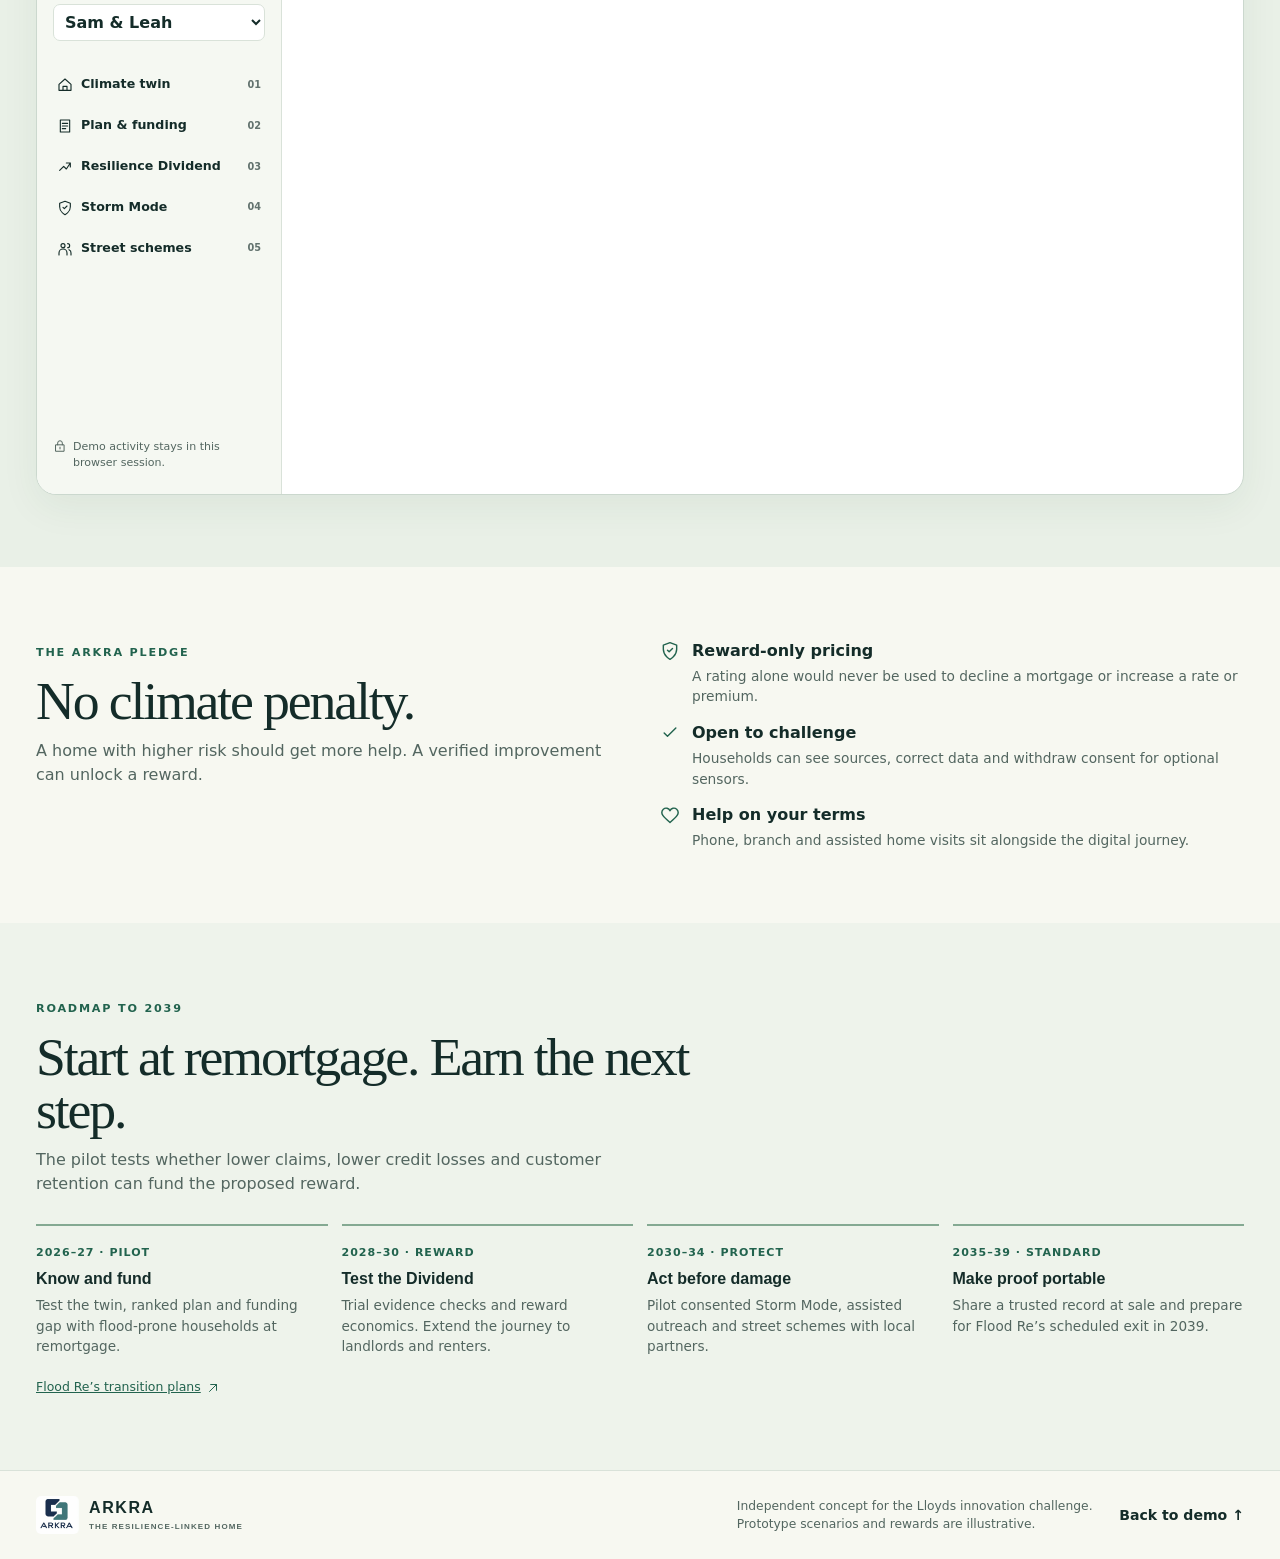
<file: plan/index.html>
<!doctype html>
<html lang="en-GB">
<head>
  <meta charset="utf-8">
  <meta name="viewport" content="width=device-width, initial-scale=1">
  <meta http-equiv="refresh" content="0; url=../#plan">
  <title>ARKRA · The Resilience-Linked Home</title>
</head>
<body><p><a href="../#plan">Continue to the ARKRA experience</a></p></body>
</html>
</file>
<file: assets/resilience.css>
:root {
  color-scheme: light;
  --ink: #142c29;
  --muted: #536660;
  --green: #22634e;
  --mint: #e6f1e8;
  --lime: #d8ed9b;
  --paper: #f7f8f1;
  --white: #fff;
  --line: #d9e2d9;
  --radius: 20px;
  font-family: "DM Sans", system-ui, sans-serif;
}
*, *::before, *::after { box-sizing: border-box; }
html { scroll-behavior: smooth; scroll-padding-top: 90px; }
body { margin: 0; color: var(--ink); background: var(--paper); line-height: 1.5; }
button, input, select { font: inherit; }
button, select { cursor: pointer; }
a { color: inherit; }
a:focus-visible, button:focus-visible, input:focus-visible, select:focus-visible, summary:focus-visible { outline: 3px solid #559771; outline-offset: 4px; }
img { display: block; max-width: 100%; }
svg { width: 20px; height: 20px; fill: none; stroke: currentColor; stroke-width: 1.7; stroke-linecap: round; stroke-linejoin: round; flex: none; }
.sprite { position: absolute; width: 0; height: 0; overflow: hidden; }
.skip { position: fixed; top: 8px; left: 8px; z-index: 5; transform: translateY(-160%); background: white; padding: 10px; }
.skip:focus { transform: none; }
.wrap { width: min(1232px, calc(100% - 72px)); margin-inline: auto; }
.header { border-bottom: 1px solid var(--line); }
.nav { display: flex; align-items: center; justify-content: space-between; min-height: 78px; gap: 24px; }
.brand { display: inline-flex; align-items: center; gap: 10px; text-decoration: none; font: 800 22px/1.04 Manrope, sans-serif; letter-spacing: .1em; }
.brand img { width: 43px; height: auto; border-radius: 5px; }
.brand small { display: block; margin-top: 6px; color: var(--muted); font: 700 8px/1 "DM Sans", sans-serif; letter-spacing: .14em; }
.nav nav { display: flex; gap: clamp(16px, 3vw, 40px); }
.nav nav a, .footer a { text-decoration: none; font-size: .88rem; font-weight: 700; }
.nav nav a:hover, .footer a:hover { text-decoration: underline; }
.button { min-height: 44px; display: inline-flex; justify-content: center; align-items: center; gap: 10px; padding: 10px 17px; border: 1px solid transparent; border-radius: 9px; font-weight: 700; text-decoration: none; font-size: .88rem; line-height: 1.3; }
.button svg { width: 17px; height: 17px; }
.primary { background: var(--ink); color: white; }
.primary:hover { background: var(--green); }
.plain { border-color: var(--line); background: transparent; color: var(--ink); }
.plain:hover { background: var(--mint); }
.button:disabled { opacity: .5; cursor: not-allowed; }
.hero { display: grid; grid-template-columns: .91fr 1.09fr; align-items: center; gap: clamp(24px, 5vw, 76px); padding-block: 58px 64px; }
.eyebrow { display: inline-flex; align-items: center; gap: 8px; color: var(--green); font-size: .7rem; font-weight: 800; letter-spacing: .16em; line-height: 1.4; }
.hero-copy .eyebrow { border: 1px solid #d3dfd1; padding: 7px 10px; border-radius: 100px; background: #eef3e8; }
.live-dot { display: inline-block; width: 7px; height: 7px; background: #45976d; border-radius: 50%; flex: none; }
h1, h2, h3, p, figure { margin: 0; }
h1, .section-heading h2, .promise h2 { font-family: Newsreader, Georgia, serif; font-weight: 500; letter-spacing: -.04em; }
h1 { font-size: clamp(3.3rem, 6.1vw, 6.35rem); line-height: .94; margin: 24px 0 20px; }
h1 em { color: var(--green); font-weight: 500; }
.hero-copy > p { max-width: 28em; color: var(--muted); font-size: clamp(1rem, 1.32vw, 1.16rem); }
.actions { display: flex; flex-wrap: wrap; gap: 10px; margin-top: 26px; }
.hero-note { margin-top: 26px; color: var(--muted); display: flex; align-items: center; gap: 9px; font-size: .83rem; }
.hero-note svg { color: var(--green); width: 17px; height: 17px; }
.hero-visual { position: relative; overflow: hidden; isolation: isolate; border-radius: 26px; border: 1px solid #b5cdbd; background: #dcebdd; }
.hero-visual > img { width: 100%; height: auto; }
.figure-label { position: absolute; top: 16px; left: 18px; right: 18px; display: flex; align-items: center; gap: 7px; color: #21483e; font-size: clamp(.47rem, .8vw, .65rem); font-weight: 800; letter-spacing: .13em; }
.figure-label > span:last-child { margin-left: auto; }
.floating { position: absolute; display: flex; align-items: center; gap: 9px; padding: 10px 12px; background: #fffefa; border-radius: 11px; box-shadow: 0 8px 28px #193d2e1f; border: 1px solid #d7e3d8; }
.flood-float { bottom: 15%; left: 4%; }
.funding-float { right: 4%; top: 49%; }
.icon-box { display: grid; place-items: center; width: 34px; height: 34px; color: var(--green); background: var(--mint); border-radius: 8px; flex: none; }
.floating small { display: block; color: var(--muted); font-size: .55rem; font-weight: 800; letter-spacing: .07em; }
.floating strong { display: flex; align-items: center; gap: 6px; font: 800 1.18rem/1.25 Manrope, sans-serif; margin-top: 4px; }
.floating .grade { font-size: .8rem; min-width: 25px; height: 24px; }
figcaption { position: absolute; right: 16px; bottom: 10px; color: #3e5e51; font-size: .64rem; }
.principle { color: white; background: var(--ink); }
.principle-inner { display: flex; align-items: center; gap: 20px; padding-block: 25px; }
.principle-icon { display: grid; place-items: center; background: var(--lime); color: var(--ink); width: 46px; height: 46px; border-radius: 12px; flex: none; }
.principle strong { font: 800 1.1rem Manrope, sans-serif; }
.principle p { color: #c4d6ca; font-size: .87rem; margin-top: 4px; }
.principle a { margin-left: auto; display: inline-flex; align-items: center; gap: 10px; color: var(--lime); white-space: nowrap; font-size: .85rem; font-weight: 800; text-decoration: none; }
.idea, .promise, .roadmap, .demo-section { padding-block: 72px; }
.section-heading { max-width: 740px; margin-bottom: 28px; }
.section-heading h2, .promise h2 { font-size: clamp(2.35rem, 4.2vw, 4.2rem); line-height: .98; margin: 12px 0; }
.section-heading p, .promise-lead p { color: var(--muted); max-width: 63ch; }
.pillar-grid { display: grid; grid-template-columns: repeat(5, 1fr); gap: 12px; }
.pillar { min-width: 0; padding: 18px; border: 1px solid var(--line); border-radius: 14px; background: #fbfcf7; text-decoration: none; }
.pillar:hover { background: var(--mint); border-color: #a2bfac; }
.pillar > span { display: block; font-size: .7rem; font-weight: 800; color: var(--green); }
.pillar > svg { display: block; margin: 16px 0 9px; color: var(--green); }
.pillar h3, .timeline h3 { font: 800 1rem Manrope, sans-serif; }
.pillar p, .timeline p { margin-top: 7px; color: var(--muted); font-size: .85rem; }
.demo-section { background: #e9f0e7; }
.workspace { border: 1px solid #cbd8ce; border-radius: var(--radius); overflow: hidden; background: var(--white); display: grid; grid-template-columns: 245px minmax(0, 1fr); box-shadow: 0 12px 38px #264a3710; }
.workspace-nav { display: flex; flex-direction: column; min-width: 0; padding: 22px 16px; border-right: 1px solid var(--line); background: #f5f8f2; }
.workspace-brand { display: flex; gap: 8px; align-items: center; color: var(--green); font-size: .67rem; font-weight: 800; letter-spacing: .12em; margin-bottom: 20px; }
.household-label { font-size: .74rem; font-weight: 800; color: var(--muted); }
.workspace-nav select { border: 1px solid var(--line); border-radius: 7px; padding: 7px; margin: 5px 0; width: 100%; background: white; color: var(--ink); font-weight: 700; }
#household-context { font-size: .78rem; color: var(--muted); }
#household-context strong { color: var(--ink); }
#household-context p { margin-top: 6px; }
.workspace-nav nav { display: flex; flex-direction: column; gap: 4px; margin: 20px -5px; }
.workspace-nav nav a { display: flex; align-items: center; gap: 8px; padding: 9px; font-size: .79rem; font-weight: 700; text-decoration: none; border-radius: 7px; }
.workspace-nav nav a svg { width: 16px; height: 16px; }
.workspace-nav nav a small { margin-left: auto; font-size: .61rem; opacity: .65; }
.workspace-nav nav a[aria-current] { color: #154733; background: #dcebdd; }
.workspace-nav nav a:hover { background: #e6eee4; }
.workspace-note { margin-top: auto; padding-top: 10px; display: flex; align-items: start; gap: 6px; color: var(--muted); font-size: .69rem; }
.workspace-note svg { width: 14px; height: 14px; }
.workspace-body { min-width: 0; padding: clamp(17px, 3.2vw, 36px); min-height: 570px; }
.panel-head { display: flex; justify-content: space-between; align-items: start; gap: 16px; margin-bottom: 20px; }
.panel-head h3 { margin-top: 6px; font: 800 clamp(1.5rem, 2.6vw, 2rem)/1.14 Manrope, sans-serif; letter-spacing: -.035em; }
.panel-head p { color: var(--muted); font-size: .86rem; margin-top: 7px; }
.badge { display: inline-flex; align-items: center; gap: 5px; border-radius: 100px; background: var(--mint); color: #22523c; font-size: .64rem; font-weight: 800; padding: 5px 8px; white-space: nowrap; }
.badge.neutral { background: #edf0ee; color: #4c6259; }
.card { padding: 15px; border: 1px solid var(--line); border-radius: 12px; background: white; min-width: 0; }
.card h4, .card h5 { margin: 0 0 6px; font: 800 .96rem Manrope, sans-serif; }
.card p, .small { color: var(--muted); font-size: .8rem; }
.card a, .inline-link { color: var(--green); font-size: .76rem; font-weight: 700; text-underline-offset: 3px; }
.lookup { background: #f4f8f1; }
.lookup-row { display: flex; align-items: end; flex-wrap: wrap; gap: 8px; margin-top: 10px; }
.field { display: grid; gap: 5px; min-width: 0; color: var(--ink); font-size: .76rem; font-weight: 700; }
.field input, .field select { min-height: 40px; border: 1px solid #bacabd; border-radius: 7px; background: white; color: var(--ink); padding: 7px 10px; max-width: 100%; }
.lookup-row input { width: 160px; text-transform: uppercase; }
.lookup .button { min-height: 40px; }
.lookup-result:not(:empty) { margin-top: 13px; padding-top: 12px; border-top: 1px solid var(--line); }
.lookup-result strong { font-size: .9rem; }
.lookup-counts, .split { display: grid; grid-template-columns: repeat(3, minmax(0, 1fr)); gap: 8px; margin-top: 8px; }
.lookup-counts > div { background: white; border: 1px solid var(--line); border-radius: 8px; padding: 8px; }
.lookup-counts b { display: block; font: 800 1.14rem Manrope, sans-serif; }
.lookup-counts small { font-size: .68rem; color: var(--muted); }
.lookup-result p { margin-top: 6px; }
.section-row { display: flex; justify-content: space-between; align-items: center; gap: 12px; flex-wrap: wrap; margin: 18px 0 10px; }
.section-row strong { font: 800 .91rem Manrope, sans-serif; }
.segments { display: inline-flex; border-radius: 8px; background: #eef2ed; padding: 3px; gap: 3px; }
.segments button { border: 0; padding: 5px 9px; background: transparent; border-radius: 6px; color: var(--muted); font-size: .73rem; font-weight: 800; }
.segments button[aria-pressed="true"] { background: white; color: var(--green); box-shadow: 0 1px 3px #1a432218; }
.hazard-grid { display: grid; grid-template-columns: repeat(3, minmax(0, 1fr)); gap: 8px; }
.hazard { padding: 10px 11px; }
.hazard > div { display: flex; align-items: center; justify-content: space-between; gap: 5px; margin-bottom: 6px; }
.hazard > div strong { display: inline-flex; gap: 6px; align-items: center; font-size: .77rem; }
.hazard svg { color: var(--green); width: 15px; height: 15px; }
.hazard small { display: block; color: var(--muted); font-size: .66rem; }
.hazard .area-risk-note { color: var(--green); font-weight: 700; margin-top: 5px; }
.grade { display: inline-grid; place-items: center; min-width: 26px; height: 25px; padding: 0 5px; border-radius: 5px; font-size: .78rem; font-weight: 800; font-style: normal; }
.grade-a, .grade-b { background: #dcedcd; color: #265337; }
.grade-c { background: #f7edc9; color: #6a4c11; }
.grade-d, .grade-e { background: #f6dfcf; color: #7b3c24; }
.grade-unknown { background: #eef1ee; color: #54665f; }
.epc-row { display: flex; gap: 12px; align-items: center; justify-content: space-between; margin-top: 12px; flex-wrap: wrap; }
.epc-row p { flex: 1 1 180px; }
.epc-row select { min-height: 36px; max-width: 170px; }
.assessment { margin-top: 12px; }
.assessment-title { display: flex; align-items: center; flex-wrap: wrap; justify-content: space-between; gap: 8px; }
.assessment-title h4 { margin: 0; }
.address-select { margin: 13px 0 8px; }
.address-select select { width: 100%; }
.assessment-facts { display: grid; grid-template-columns: repeat(2, minmax(0, 1fr)); gap: 9px; margin-top: 12px; }
.assessment-facts > div { background: #f4f8f1; border: 1px solid var(--line); border-radius: 9px; padding: 12px; display: grid; gap: 4px; }
.assessment-facts span { color: var(--muted); font-size: .7rem; }
.assessment-facts strong { color: var(--ink); font: 800 1.06rem Manrope, sans-serif; }
.assessment-facts small { color: var(--muted); font-size: .68rem; }
.assessment h5 { margin: 15px 0 8px; font: 800 .81rem Manrope, sans-serif; }
.epc-detail { margin-top: 10px; }
.epc-facts { display: flex; gap: 12px; align-items: flex-start; }
.epc-facts > div { min-width: 0; }
.epc-facts strong { font-size: .84rem; }
.epc-facts p { margin-top: 5px; }
.epc-letter { flex: 0 0 52px; display: grid; place-items: center; width: 52px; height: 58px; border-radius: 8px; color: #fff; background: #de9f36; font: 800 1.9rem Manrope, sans-serif; }
.confidence-list { margin: 0; border-top: 1px solid var(--line); }
.confidence-list > div { display: flex; align-items: center; justify-content: space-between; gap: 12px; padding: 9px 0; border-bottom: 1px solid var(--line); }
.confidence-list dt { font-size: .76rem; font-weight: 700; }
.confidence-list dd { display: grid; justify-items: end; gap: 4px; text-align: right; margin: 0; }
.confidence-list small { font-size: .67rem; color: var(--muted); }
.assessment .assessment-source { margin-top: 10px; }
.manual-epc { margin-top: 10px; }
.plan-evidence { margin-bottom: 12px; background: #f4f8f1; border-color: #cbdccf; }
.plan-evidence > strong { font-size: .82rem; }
.plan-evidence p { margin-top: 6px; }
.panel-foot { display: flex; flex-wrap: wrap; justify-content: space-between; align-items: center; gap: 10px; margin-top: 18px; }
.panel-foot p { flex: 1 1 200px; }
.plan-grid { display: grid; grid-template-columns: minmax(0, 1.25fr) minmax(0, .9fr); align-items: start; gap: 12px; }
.measure-list { display: grid; gap: 8px; }
.measure { padding: 12px; }
.measure summary { display: flex; align-items: center; justify-content: space-between; gap: 8px; cursor: pointer; }
.measure label { display: flex; align-items: start; gap: 9px; cursor: pointer; }
input[type="checkbox"] { accent-color: var(--green); min-width: 15px; height: 15px; margin: 3px 0 0; }
.measure label strong { font-size: .84rem; line-height: 1.35; display: block; }
.measure label small { display: block; color: var(--green); font-size: .68rem; font-weight: 700; }
.measure-cost { font-size: .82rem; font-weight: 800; white-space: nowrap; }
.measure p { margin-top: 7px; padding-left: 24px; }
.measure .small { display: block; padding-left: 24px; margin-top: 6px; font-size: .69rem; }
.money-card { background: #f5f8f1; }
.money-card dl { margin: 13px 0 0; }
.money-card dl div, .cost-row { display: flex; justify-content: space-between; align-items: baseline; gap: 9px; padding: 6px 0; font-size: .76rem; }
.money-card dd { margin: 0; font-weight: 800; white-space: nowrap; }
.money-card dl .gap { border-top: 1px solid #d4e0d3; margin-top: 5px; padding-top: 8px; color: var(--green); align-items: center; font-weight: 800; }
.gap dd { font: 800 clamp(1.4rem, 2.5vw, 1.95rem) Manrope, sans-serif; letter-spacing: -.035em; }
.funding-controls { display: grid; gap: 8px; margin-top: 13px; padding-top: 11px; border-top: 1px solid var(--line); }
.toggle { display: flex; align-items: start; gap: 8px; font-size: .75rem; cursor: pointer; }
.funding-controls .field input { width: 100%; }
.grant-sources { display: flex; flex-wrap: wrap; gap: 6px 12px; margin-top: 9px; }
.notice { border-left: 3px solid #79a387; background: #f0f6ee; border-radius: 0 8px 8px 0; padding: 10px 12px; color: var(--muted); font-size: .8rem; margin-top: 12px; }
.notice strong { color: var(--ink); }
.reward-hero { display: grid; grid-template-columns: 1fr auto; gap: 10px; align-items: center; padding: 16px; background: #edf5e9; border-radius: 12px; border: 1px solid #d0e0d2; }
.reward-hero strong { display: block; font: 800 clamp(1.7rem, 4vw, 2.9rem)/1.1 Manrope, sans-serif; letter-spacing: -.045em; }
.reward-hero svg { width: 37px; height: 37px; color: var(--green); }
.reward-hero p { font-size: .8rem; color: var(--muted); margin-top: 5px; }
.stat { display: grid; gap: 4px; align-content: start; }
.stat span { font-size: .73rem; color: var(--muted); }
.stat strong { font: 800 1.22rem Manrope, sans-serif; }
.stat p { font-size: .71rem; }
.dividend-details { margin-top: 12px; }
.dividend-details summary { cursor: pointer; font-size: .8rem; color: var(--green); font-weight: 800; }
.dividend-details p { margin-top: 7px; }
.storm-status { display: flex; align-items: center; gap: 12px; padding: 12px 14px; border: 1px solid var(--line); background: #f5f8f3; border-radius: 10px; }
.storm-status.active { background: #fcf0df; border-color: #e9cda6; }
.storm-status strong { display: block; font-size: .89rem; }
.storm-status p { font-size: .76rem; color: var(--muted); }
.storm-actions { display: grid; grid-template-columns: 1fr 1fr; gap: 8px; margin-top: 12px; }
.storm-actions article p { margin: 0; }
.settings { display: flex; flex-wrap: wrap; gap: 8px 16px; margin-top: 12px; }
.street-visual { display: flex; flex-wrap: wrap; gap: 8px; margin: 12px 0; }
.street-visual span { display: grid; place-items: center; width: 40px; height: 39px; border: 1px solid var(--line); border-radius: 7px; color: #62766b; }
.street-visual span.in { background: #dcead8; color: #2d5943; border-color: #b5ccb7; }
.promise { display: grid; grid-template-columns: 1fr 1fr; gap: 40px; align-items: start; }
.promise ul { list-style: none; padding: 0; margin: 0; display: grid; gap: 14px; }
.promise li { display: flex; gap: 12px; }
.promise li svg { color: var(--green); margin-top: 2px; }
.promise li p { margin-top: 3px; color: var(--muted); font-size: .86rem; }
.roadmap { background: #eef3eb; }
.timeline { display: grid; grid-template-columns: repeat(4, minmax(0, 1fr)); gap: 14px; }
.timeline article { border-top: 2px solid #84a992; padding-top: 13px; }
.timeline span { font-size: .69rem; font-weight: 800; letter-spacing: .09em; color: var(--green); }
.timeline h3 { margin-top: 7px; }
.roadmap-source { margin-top: 18px; }
.roadmap-source a { display: inline-flex; align-items: center; gap: 5px; font-size: .78rem; color: var(--green); }
.roadmap-source svg { width: 14px; height: 14px; }
.footer { border-top: 1px solid var(--line); }
.footer-inner { display: flex; align-items: center; gap: 22px; padding-block: 25px; }
.footer p { margin-left: auto; color: var(--muted); font-size: .77rem; max-width: 46ch; }
.footer .brand { font-size: 1rem; }
.footer > div > a:last-child { white-space: nowrap; }
[hidden] { display: none !important; }
@media (max-width: 900px) {
  .wrap { width: calc(100% - 40px); }
  .hero { padding-block: 39px; gap: 22px; }
  .floating { padding: 6px 8px; gap: 5px; }
  .floating .icon-box { width: 25px; height: 25px; }
  .floating .icon-box svg { width: 14px; height: 14px; }
  .floating strong { font-size: 1rem; }
  .floating small { font-size: .47rem; }
  .workspace { grid-template-columns: 190px minmax(0, 1fr); }
  .workspace-nav { padding-inline: 11px; }
  .plan-grid { grid-template-columns: 1fr; }
  .pillar { padding: 13px; }
}
@media (max-width: 650px) {
  .wrap { width: calc(100% - 30px); }
  .nav { min-height: 63px; gap: 10px; }
  .nav nav { display: none; }
  .brand { font-size: 1.04rem; }
  .brand img { width: 35px; }
  .brand small { font-size: .42rem; }
  .nav-cta { min-height: 38px; padding: 8px 9px; font-size: .72rem; }
  .hero { grid-template-columns: 1fr; padding-block: 34px; }
  h1 { font-size: clamp(3.15rem, 12vw, 5.2rem); margin: 18px 0 14px; }
  .hero-note { margin-top: 17px; }
  .actions { margin-top: 18px; }
  .principle-inner { flex-wrap: wrap; gap: 10px 12px; padding-block: 16px; }
  .principle-inner > div { flex: 1 1 200px; }
  .principle-inner > a { margin-left: 58px; }
  .idea, .demo-section, .promise, .roadmap { padding-block: 42px; }
  .pillar-grid { grid-template-columns: repeat(2, minmax(0, 1fr)); }
  .workspace { grid-template-columns: 1fr; }
  .workspace-nav { padding: 13px; border-right: 0; border-bottom: 1px solid var(--line); }
  .workspace-brand { margin-bottom: 7px; }
  .workspace-nav select { max-width: 250px; }
  .workspace-nav nav { display: grid; grid-template-columns: repeat(2, minmax(0, 1fr)); margin: 10px 0 2px; gap: 3px; }
  .workspace-nav nav a { padding: 6px; font-size: .71rem; }
  .workspace-nav nav a small { display: none; }
  .workspace-note { display: none; }
  .workspace-body { padding: 14px; min-height: 0; }
  .panel-head { gap: 7px; }
  .panel-head > .badge { display: none; }
  .hazard-grid { grid-template-columns: repeat(2, minmax(0, 1fr)); }
  .assessment-facts { grid-template-columns: 1fr; }
  .confidence-list > div { align-items: flex-start; }
  .promise, .timeline { grid-template-columns: 1fr; gap: 18px; }
  .footer-inner { flex-wrap: wrap; gap: 10px; }
  .footer p { margin: 0; }
}
@media (max-width: 370px) {
  .wrap { width: calc(100% - 24px); }
  .split { grid-template-columns: 1fr; }
  .storm-actions { grid-template-columns: 1fr; }
}
@media (prefers-reduced-motion: reduce) { html { scroll-behavior: auto; } }

/* ARKRA Loan Offer (demo) */
.loan-card { margin-top: 12px; background: white; }
.loan-card .panel-head { margin-bottom: 4px; }
.loan-term { display: grid; gap: 4px; justify-items: start; }
.loan-compare { display: grid; grid-template-columns: repeat(2, minmax(0, 1fr)); gap: 10px; margin-top: 8px; }
.loan-option { border: 1px solid var(--line); border-radius: 10px; padding: 13px; background: #fafbf7; }
.loan-option.current { background: #edf5e9; border-color: #b9d3bd; }
.loan-option strong { display: block; margin-top: 4px; font: 800 clamp(1.4rem, 3vw, 2rem)/1.15 Manrope, sans-serif; letter-spacing: -.03em; }
.loan-option strong small { font: 600 .74rem "DM Sans", sans-serif; color: var(--muted); letter-spacing: 0; }
.loan-option p { margin: 4px 0 0; font-size: .76rem; }
.loan-summary { margin: 12px 0 4px; font-size: .86rem; color: var(--ink); }
@media (max-width: 650px) { .loan-compare { grid-template-columns: 1fr; } }
</file>
